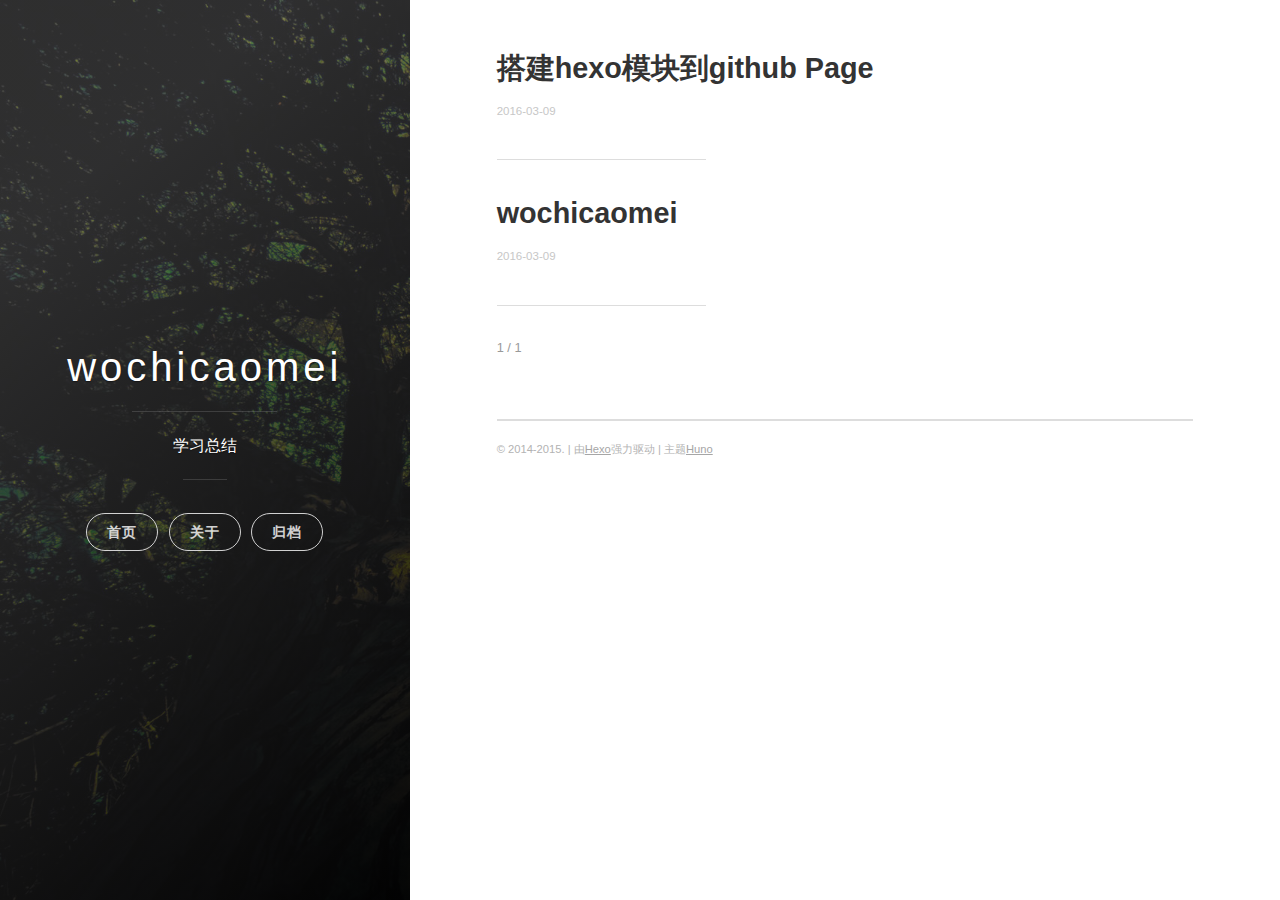
<file: index.html>
<!DOCTYPE html>
<html>
<head>
    <meta charset="utf-8">
    <meta http-equiv="X-UA-Compatible" content="chrome=1">

    

    <title>
      wochicaomei 
    </title>

    <meta name="viewport" content="width=device-width, initial-scale=1, maximum-scale=1, user-scalable=no">
    
      <meta name="author" content="wochicaomei">
    
    
      <meta name="description" content="博客 思考感悟 知识感悟">
    

    <meta name="description" content="博客 思考感悟 知识感悟">
<meta property="og:type" content="website">
<meta property="og:title" content="wochicaomei">
<meta property="og:url" content="http://wochicaomei.github.io/index.html">
<meta property="og:site_name" content="wochicaomei">
<meta property="og:description" content="博客 思考感悟 知识感悟">
<meta name="twitter:card" content="summary">
<meta name="twitter:title" content="wochicaomei">
<meta name="twitter:description" content="博客 思考感悟 知识感悟">
    
    
    
      <link rel="icon" type="image/x-icon" href="/favicon.png">
    
    <link rel="stylesheet" href="/css/uno.css">
    <link rel="stylesheet" href="/css/highlight.css">
    <link rel="stylesheet" href="/css/archive.css">
    <link rel="stylesheet" href="/css/china-social-icon.css">

</head>
<body>

    <span class="mobile btn-mobile-menu">
        <i class="icon icon-list btn-mobile-menu__icon"></i>
        <i class="icon icon-x-circle btn-mobile-close__icon hidden"></i>
    </span>

    
 
<header class="panel-cover">


  <div class="panel-main">

  
    <div class="panel-main__inner panel-inverted">
    <div class="panel-main__content">

        

        <h1 class="panel-cover__title panel-title"><a href="/" title="link to homepage">wochicaomei</a></h1>
        <hr class="panel-cover__divider" />

        
        <p class="panel-cover__description">
          学习总结
        </p>
        <hr class="panel-cover__divider panel-cover__divider--secondary" />
        

        <div class="navigation-wrapper">

          <nav class="cover-navigation cover-navigation--primary">
            <ul class="navigation">

              
                
                <li class="navigation__item"><a href="/#blog" title="" class="blog-button">首页</a></li>
              
                
                <li class="navigation__item"><a href="/about" title="" class="">关于</a></li>
              
                
                <li class="navigation__item"><a href="/archive" title="" class="">归档</a></li>
              

            </ul>
          </nav>

          <!-- ----------------------------
To add a new social icon simply duplicate one of the list items from below
and change the class in the <i> tag to match the desired social network
and then add your link to the <a>. Here is a full list of social network
classes that you can use:

    icon-social-500px
    icon-social-behance
    icon-social-delicious
    icon-social-designer-news
    icon-social-deviant-art
    icon-social-digg
    icon-social-dribbble
    icon-social-facebook
    icon-social-flickr
    icon-social-forrst
    icon-social-foursquare
    icon-social-github
    icon-social-google-plus
    icon-social-hi5
    icon-social-instagram
    icon-social-lastfm
    icon-social-linkedin
    icon-social-medium
    icon-social-myspace
    icon-social-path
    icon-social-pinterest
    icon-social-rdio
    icon-social-reddit
    icon-social-skype
    icon-social-spotify
    icon-social-stack-overflow
    icon-social-steam
    icon-social-stumbleupon
    icon-social-treehouse
    icon-social-tumblr
    icon-social-twitter
    icon-social-vimeo
    icon-social-xbox
    icon-social-yelp
    icon-social-youtube
    icon-social-zerply
    icon-mail

-------------------------------->

<!-- add social info here -->



        </div>

      </div>

    </div>

    <div class="panel-cover--overlay"></div>
  </div>
</header>

    <div class="content-wrapper">
        <div class="content-wrapper__inner entry">
            


   <!-- do nothing -->


<div class="main-post-list">
    <ol class="post-list">
    
    
    <li>

      <h2 class="post-list__post-title post-title">
        <a href="/2016/03/09/搭建hexo模块到github-Page/" title="link to 搭建hexo模块到github Page">搭建hexo模块到github Page</a>
      </h2>

      <div class="post-list__meta">

        <time datetime="2016-03-09" class="post-list__meta--date date">2016-03-09</time> 
      </div>

      <div class="excerpt">
        
      </div>

      <hr class="post-list__divider" />
    </li>
    
    <li>

      <h2 class="post-list__post-title post-title">
        <a href="/2016/03/09/hello-world/" title="link to wochicaomei">wochicaomei</a>
      </h2>

      <div class="post-list__meta">

        <time datetime="2016-03-09" class="post-list__meta--date date">2016-03-09</time> 
      </div>

      <div class="excerpt">
        
      </div>

      <hr class="post-list__divider" />
    </li>
    
  </ol>

  <hr class="post-list__divider " />

<nav class="pagination" role="navigation">
    

    <span class="pagination__page-number"> 1 / 1</span>
    
    
</nav>


</div>
            <footer class="footer">

    <span class="footer__copyright">&copy; 2014-2015. | 由<a href="https://hexo.io/">Hexo</a>强力驱动 | 主题<a href="https://github.com/someus/huno">Huno</a></span>
    
</footer>
        </div>
    </div>

    <!-- js files -->
    <script src="/js/jquery.min.js"></script>
    <script src="/js/main.js"></script>
    <script src="/js/scale.fix.js"></script>
    

    

    <script type="text/javascript" src="//cdn.mathjax.org/mathjax/latest/MathJax.js?config=TeX-AMS-MML_HTMLorMML"></script>
    <script type="text/javascript"> 
        $(document).ready(function(){
            MathJax.Hub.Config({ 
                tex2jax: {inlineMath: [['[latex]','[/latex]'], ['\\(','\\)']]} 
            });
        });
    </script>


    
    
    
    <!--kill ie6 -->
<!--[if IE 6]>
  <script src="//letskillie6.googlecode.com/svn/trunk/2/zh_CN.js"></script>
<![endif]-->

</body>
</html>
</file>
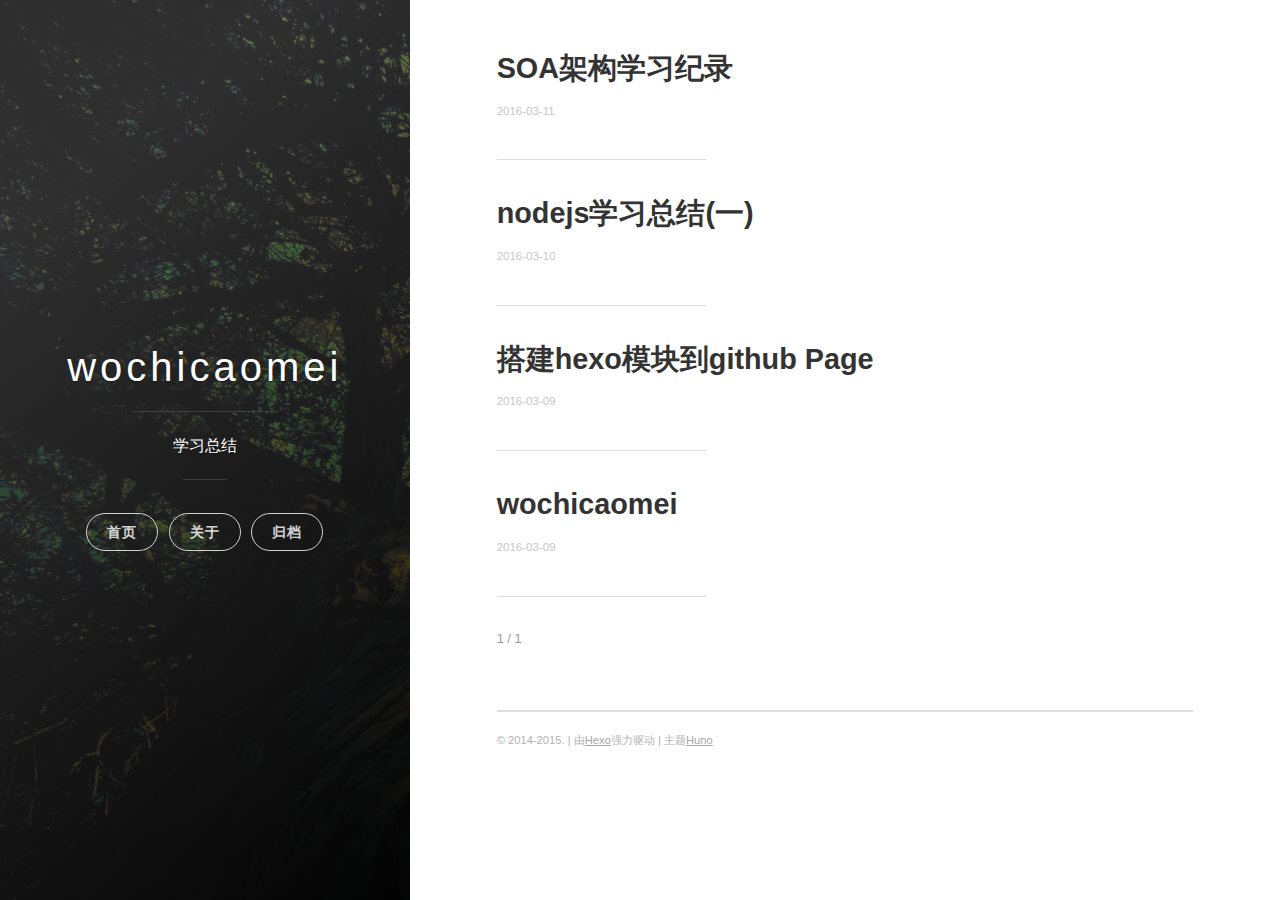
<file: archives/index.html>
<!DOCTYPE html>
<html>
<head>
    <meta charset="utf-8">
    <meta http-equiv="X-UA-Compatible" content="chrome=1">

    

    <title>
      归档 
    </title>

    <meta name="viewport" content="width=device-width, initial-scale=1, maximum-scale=1, user-scalable=no">
    
      <meta name="author" content="wochicaomei">
    
    

    <meta name="description" content="博客 思考感悟 知识感悟">
<meta property="og:type" content="website">
<meta property="og:title" content="归档">
<meta property="og:url" content="http://wochicaomei.github.io/archives/index.html">
<meta property="og:site_name" content="wochicaomei">
<meta property="og:description" content="博客 思考感悟 知识感悟">
<meta name="twitter:card" content="summary">
<meta name="twitter:title" content="归档">
<meta name="twitter:description" content="博客 思考感悟 知识感悟">
    
    
    
      <link rel="icon" type="image/x-icon" href="/favicon.png">
    
    <link rel="stylesheet" href="/css/uno.css">
    <link rel="stylesheet" href="/css/highlight.css">
    <link rel="stylesheet" href="/css/archive.css">
    <link rel="stylesheet" href="/css/china-social-icon.css">

</head>
<body>

    <span class="mobile btn-mobile-menu">
        <i class="icon icon-list btn-mobile-menu__icon"></i>
        <i class="icon icon-x-circle btn-mobile-close__icon hidden"></i>
    </span>

    

<header class="panel-cover panel-cover--collapsed">


  <div class="panel-main">

  
    <div class="panel-main__inner panel-inverted">
    <div class="panel-main__content">

        

        <h1 class="panel-cover__title panel-title"><a href="/" title="link to homepage">wochicaomei</a></h1>
        <hr class="panel-cover__divider" />

        
        <p class="panel-cover__description">
          学习总结
        </p>
        <hr class="panel-cover__divider panel-cover__divider--secondary" />
        

        <div class="navigation-wrapper">

          <nav class="cover-navigation cover-navigation--primary">
            <ul class="navigation">

              
                
                <li class="navigation__item"><a href="/#blog" title="" class="blog-button">首页</a></li>
              
                
                <li class="navigation__item"><a href="/about" title="" class="">关于</a></li>
              
                
                <li class="navigation__item"><a href="/archive" title="" class="">归档</a></li>
              

            </ul>
          </nav>

          <!-- ----------------------------
To add a new social icon simply duplicate one of the list items from below
and change the class in the <i> tag to match the desired social network
and then add your link to the <a>. Here is a full list of social network
classes that you can use:

    icon-social-500px
    icon-social-behance
    icon-social-delicious
    icon-social-designer-news
    icon-social-deviant-art
    icon-social-digg
    icon-social-dribbble
    icon-social-facebook
    icon-social-flickr
    icon-social-forrst
    icon-social-foursquare
    icon-social-github
    icon-social-google-plus
    icon-social-hi5
    icon-social-instagram
    icon-social-lastfm
    icon-social-linkedin
    icon-social-medium
    icon-social-myspace
    icon-social-path
    icon-social-pinterest
    icon-social-rdio
    icon-social-reddit
    icon-social-skype
    icon-social-spotify
    icon-social-stack-overflow
    icon-social-steam
    icon-social-stumbleupon
    icon-social-treehouse
    icon-social-tumblr
    icon-social-twitter
    icon-social-vimeo
    icon-social-xbox
    icon-social-yelp
    icon-social-youtube
    icon-social-zerply
    icon-mail

-------------------------------->

<!-- add social info here -->



        </div>

      </div>

    </div>

    <div class="panel-cover--overlay"></div>
  </div>
</header>

    <div class="content-wrapper">
        <div class="content-wrapper__inner entry">
            


   <!-- do nothing -->


<div class="main-post-list">
    <ol class="post-list">
    
    
    <li>

      <h2 class="post-list__post-title post-title">
        <a href="/2016/03/11/SOA架构学习纪录/" title="link to SOA架构学习纪录">SOA架构学习纪录</a>
      </h2>

      <div class="post-list__meta">

        <time datetime="2016-03-11" class="post-list__meta--date date">2016-03-11</time> 
      </div>

      <div class="excerpt">
        
      </div>

      <hr class="post-list__divider" />
    </li>
    
    <li>

      <h2 class="post-list__post-title post-title">
        <a href="/2016/03/10/nodejs学习总结-一/" title="link to nodejs学习总结(一)">nodejs学习总结(一)</a>
      </h2>

      <div class="post-list__meta">

        <time datetime="2016-03-10" class="post-list__meta--date date">2016-03-10</time> 
      </div>

      <div class="excerpt">
        
      </div>

      <hr class="post-list__divider" />
    </li>
    
    <li>

      <h2 class="post-list__post-title post-title">
        <a href="/2016/03/09/搭建hexo模块到github-Page/" title="link to 搭建hexo模块到github Page">搭建hexo模块到github Page</a>
      </h2>

      <div class="post-list__meta">

        <time datetime="2016-03-09" class="post-list__meta--date date">2016-03-09</time> 
      </div>

      <div class="excerpt">
        
      </div>

      <hr class="post-list__divider" />
    </li>
    
    <li>

      <h2 class="post-list__post-title post-title">
        <a href="/2016/03/09/hello-world/" title="link to wochicaomei">wochicaomei</a>
      </h2>

      <div class="post-list__meta">

        <time datetime="2016-03-09" class="post-list__meta--date date">2016-03-09</time> 
      </div>

      <div class="excerpt">
        
      </div>

      <hr class="post-list__divider" />
    </li>
    
  </ol>

  <hr class="post-list__divider " />

<nav class="pagination" role="navigation">
    

    <span class="pagination__page-number"> 1 / 1</span>
    
    
</nav>


</div>
            <footer class="footer">

    <span class="footer__copyright">&copy; 2014-2015. | 由<a href="https://hexo.io/">Hexo</a>强力驱动 | 主题<a href="https://github.com/someus/huno">Huno</a></span>
    
</footer>
        </div>
    </div>

    <!-- js files -->
    <script src="/js/jquery.min.js"></script>
    <script src="/js/main.js"></script>
    <script src="/js/scale.fix.js"></script>
    

    

    <script type="text/javascript" src="//cdn.mathjax.org/mathjax/latest/MathJax.js?config=TeX-AMS-MML_HTMLorMML"></script>
    <script type="text/javascript"> 
        $(document).ready(function(){
            MathJax.Hub.Config({ 
                tex2jax: {inlineMath: [['[latex]','[/latex]'], ['\\(','\\)']]} 
            });
        });
    </script>


    
    
    
    <!--kill ie6 -->
<!--[if IE 6]>
  <script src="//letskillie6.googlecode.com/svn/trunk/2/zh_CN.js"></script>
<![endif]-->

</body>
</html>
</file>
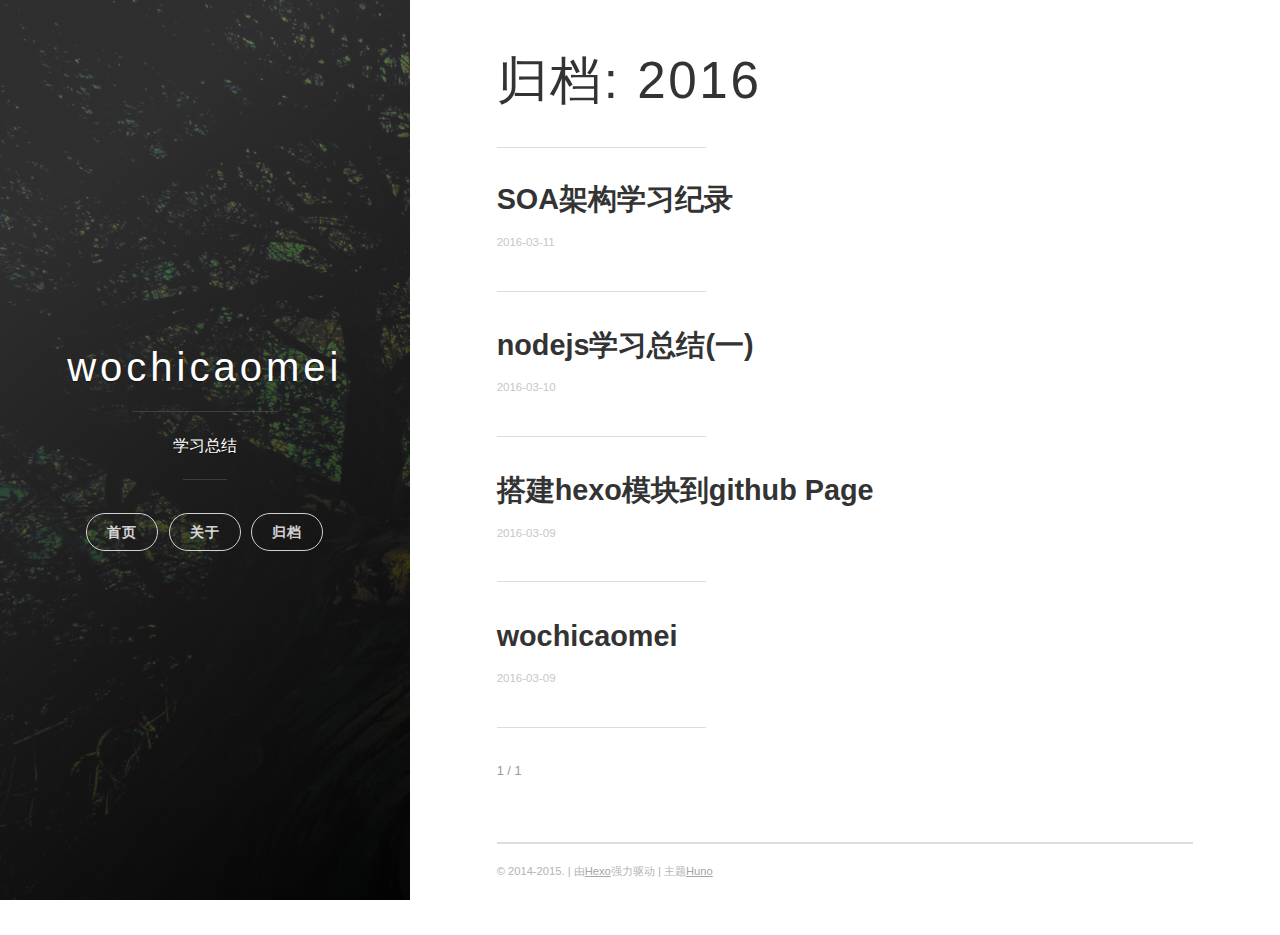
<file: archives/2016/index.html>
<!DOCTYPE html>
<html>
<head>
    <meta charset="utf-8">
    <meta http-equiv="X-UA-Compatible" content="chrome=1">

    

    <title>
      归档: 2016 
    </title>

    <meta name="viewport" content="width=device-width, initial-scale=1, maximum-scale=1, user-scalable=no">
    
      <meta name="author" content="wochicaomei">
    
    

    <meta name="description" content="博客 思考感悟 知识感悟">
<meta property="og:type" content="website">
<meta property="og:title" content="归档: 2016">
<meta property="og:url" content="http://wochicaomei.github.io/archives/2016/index.html">
<meta property="og:site_name" content="wochicaomei">
<meta property="og:description" content="博客 思考感悟 知识感悟">
<meta name="twitter:card" content="summary">
<meta name="twitter:title" content="归档: 2016">
<meta name="twitter:description" content="博客 思考感悟 知识感悟">
    
    
    
      <link rel="icon" type="image/x-icon" href="/favicon.png">
    
    <link rel="stylesheet" href="/css/uno.css">
    <link rel="stylesheet" href="/css/highlight.css">
    <link rel="stylesheet" href="/css/archive.css">
    <link rel="stylesheet" href="/css/china-social-icon.css">

</head>
<body>

    <span class="mobile btn-mobile-menu">
        <i class="icon icon-list btn-mobile-menu__icon"></i>
        <i class="icon icon-x-circle btn-mobile-close__icon hidden"></i>
    </span>

    

<header class="panel-cover panel-cover--collapsed">


  <div class="panel-main">

  
    <div class="panel-main__inner panel-inverted">
    <div class="panel-main__content">

        

        <h1 class="panel-cover__title panel-title"><a href="/" title="link to homepage">wochicaomei</a></h1>
        <hr class="panel-cover__divider" />

        
        <p class="panel-cover__description">
          学习总结
        </p>
        <hr class="panel-cover__divider panel-cover__divider--secondary" />
        

        <div class="navigation-wrapper">

          <nav class="cover-navigation cover-navigation--primary">
            <ul class="navigation">

              
                
                <li class="navigation__item"><a href="/#blog" title="" class="blog-button">首页</a></li>
              
                
                <li class="navigation__item"><a href="/about" title="" class="">关于</a></li>
              
                
                <li class="navigation__item"><a href="/archive" title="" class="">归档</a></li>
              

            </ul>
          </nav>

          <!-- ----------------------------
To add a new social icon simply duplicate one of the list items from below
and change the class in the <i> tag to match the desired social network
and then add your link to the <a>. Here is a full list of social network
classes that you can use:

    icon-social-500px
    icon-social-behance
    icon-social-delicious
    icon-social-designer-news
    icon-social-deviant-art
    icon-social-digg
    icon-social-dribbble
    icon-social-facebook
    icon-social-flickr
    icon-social-forrst
    icon-social-foursquare
    icon-social-github
    icon-social-google-plus
    icon-social-hi5
    icon-social-instagram
    icon-social-lastfm
    icon-social-linkedin
    icon-social-medium
    icon-social-myspace
    icon-social-path
    icon-social-pinterest
    icon-social-rdio
    icon-social-reddit
    icon-social-skype
    icon-social-spotify
    icon-social-stack-overflow
    icon-social-steam
    icon-social-stumbleupon
    icon-social-treehouse
    icon-social-tumblr
    icon-social-twitter
    icon-social-vimeo
    icon-social-xbox
    icon-social-yelp
    icon-social-youtube
    icon-social-zerply
    icon-mail

-------------------------------->

<!-- add social info here -->



        </div>

      </div>

    </div>

    <div class="panel-cover--overlay"></div>
  </div>
</header>

    <div class="content-wrapper">
        <div class="content-wrapper__inner entry">
            


  <h1 class="archive-title">归档: 2016</h1>
  <hr class="post-list__divider" />


<div class="main-post-list">
    <ol class="post-list">
    
    
    <li>

      <h2 class="post-list__post-title post-title">
        <a href="/2016/03/11/SOA架构学习纪录/" title="link to SOA架构学习纪录">SOA架构学习纪录</a>
      </h2>

      <div class="post-list__meta">

        <time datetime="2016-03-11" class="post-list__meta--date date">2016-03-11</time> 
      </div>

      <div class="excerpt">
        
      </div>

      <hr class="post-list__divider" />
    </li>
    
    <li>

      <h2 class="post-list__post-title post-title">
        <a href="/2016/03/10/nodejs学习总结-一/" title="link to nodejs学习总结(一)">nodejs学习总结(一)</a>
      </h2>

      <div class="post-list__meta">

        <time datetime="2016-03-10" class="post-list__meta--date date">2016-03-10</time> 
      </div>

      <div class="excerpt">
        
      </div>

      <hr class="post-list__divider" />
    </li>
    
    <li>

      <h2 class="post-list__post-title post-title">
        <a href="/2016/03/09/搭建hexo模块到github-Page/" title="link to 搭建hexo模块到github Page">搭建hexo模块到github Page</a>
      </h2>

      <div class="post-list__meta">

        <time datetime="2016-03-09" class="post-list__meta--date date">2016-03-09</time> 
      </div>

      <div class="excerpt">
        
      </div>

      <hr class="post-list__divider" />
    </li>
    
    <li>

      <h2 class="post-list__post-title post-title">
        <a href="/2016/03/09/hello-world/" title="link to wochicaomei">wochicaomei</a>
      </h2>

      <div class="post-list__meta">

        <time datetime="2016-03-09" class="post-list__meta--date date">2016-03-09</time> 
      </div>

      <div class="excerpt">
        
      </div>

      <hr class="post-list__divider" />
    </li>
    
  </ol>

  <hr class="post-list__divider " />

<nav class="pagination" role="navigation">
    

    <span class="pagination__page-number"> 1 / 1</span>
    
    
</nav>


</div>
            <footer class="footer">

    <span class="footer__copyright">&copy; 2014-2015. | 由<a href="https://hexo.io/">Hexo</a>强力驱动 | 主题<a href="https://github.com/someus/huno">Huno</a></span>
    
</footer>
        </div>
    </div>

    <!-- js files -->
    <script src="/js/jquery.min.js"></script>
    <script src="/js/main.js"></script>
    <script src="/js/scale.fix.js"></script>
    

    

    <script type="text/javascript" src="//cdn.mathjax.org/mathjax/latest/MathJax.js?config=TeX-AMS-MML_HTMLorMML"></script>
    <script type="text/javascript"> 
        $(document).ready(function(){
            MathJax.Hub.Config({ 
                tex2jax: {inlineMath: [['[latex]','[/latex]'], ['\\(','\\)']]} 
            });
        });
    </script>


    
    
    
    <!--kill ie6 -->
<!--[if IE 6]>
  <script src="//letskillie6.googlecode.com/svn/trunk/2/zh_CN.js"></script>
<![endif]-->

</body>
</html>
</file>
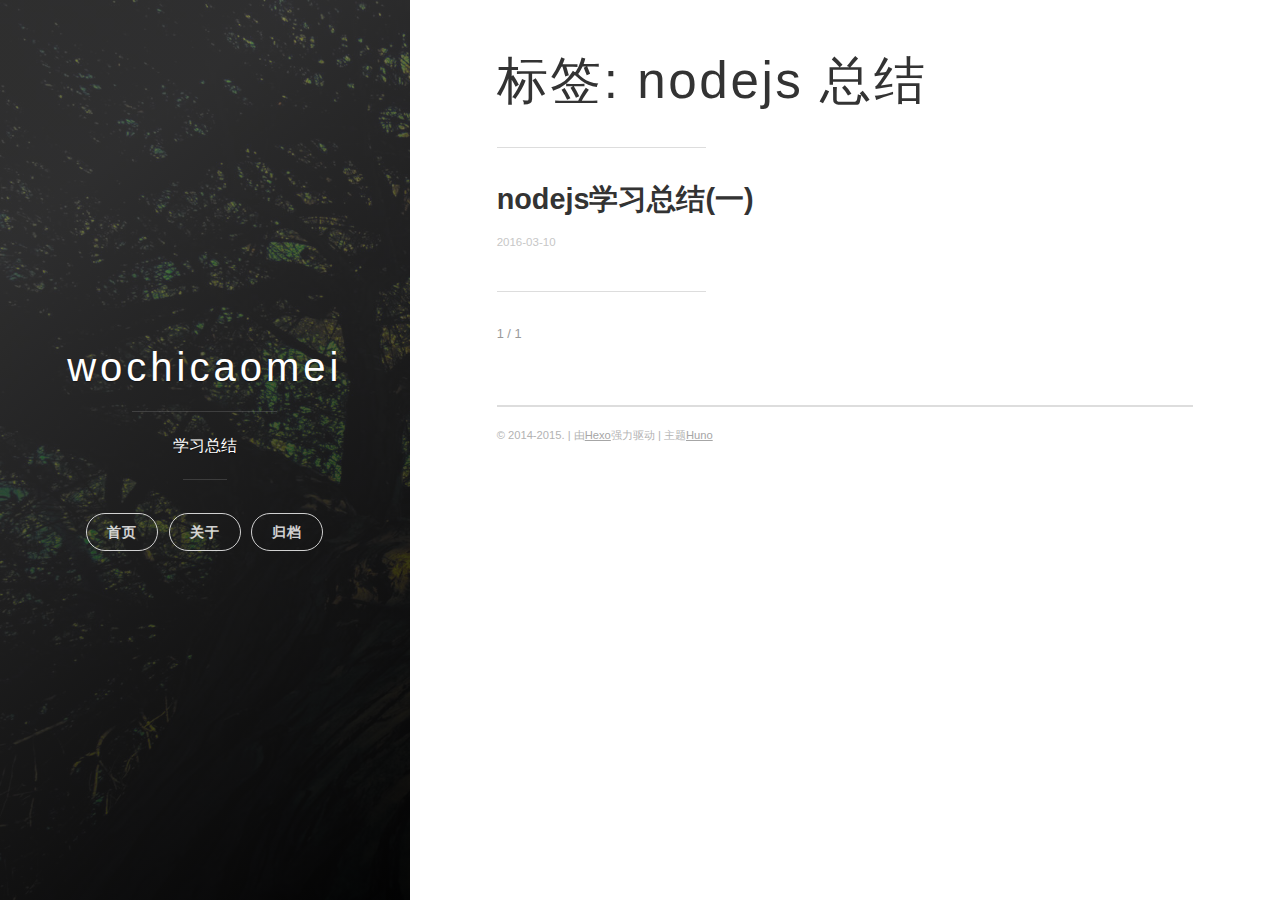
<file: tags/nodejs-总结/index.html>
<!DOCTYPE html>
<html>
<head>
    <meta charset="utf-8">
    <meta http-equiv="X-UA-Compatible" content="chrome=1">

    

    <title>
      标签: nodejs 总结 
    </title>

    <meta name="viewport" content="width=device-width, initial-scale=1, maximum-scale=1, user-scalable=no">
    
      <meta name="author" content="wochicaomei">
    
    

    <meta name="description" content="博客 思考感悟 知识感悟">
<meta property="og:type" content="website">
<meta property="og:title" content="标签: nodejs 总结">
<meta property="og:url" content="http://wochicaomei.github.io/tags/nodejs-总结/index.html">
<meta property="og:site_name" content="wochicaomei">
<meta property="og:description" content="博客 思考感悟 知识感悟">
<meta name="twitter:card" content="summary">
<meta name="twitter:title" content="标签: nodejs 总结">
<meta name="twitter:description" content="博客 思考感悟 知识感悟">
    
    
    
      <link rel="icon" type="image/x-icon" href="/favicon.png">
    
    <link rel="stylesheet" href="/css/uno.css">
    <link rel="stylesheet" href="/css/highlight.css">
    <link rel="stylesheet" href="/css/archive.css">
    <link rel="stylesheet" href="/css/china-social-icon.css">

</head>
<body>

    <span class="mobile btn-mobile-menu">
        <i class="icon icon-list btn-mobile-menu__icon"></i>
        <i class="icon icon-x-circle btn-mobile-close__icon hidden"></i>
    </span>

    

<header class="panel-cover panel-cover--collapsed">


  <div class="panel-main">

  
    <div class="panel-main__inner panel-inverted">
    <div class="panel-main__content">

        

        <h1 class="panel-cover__title panel-title"><a href="/" title="link to homepage">wochicaomei</a></h1>
        <hr class="panel-cover__divider" />

        
        <p class="panel-cover__description">
          学习总结
        </p>
        <hr class="panel-cover__divider panel-cover__divider--secondary" />
        

        <div class="navigation-wrapper">

          <nav class="cover-navigation cover-navigation--primary">
            <ul class="navigation">

              
                
                <li class="navigation__item"><a href="/#blog" title="" class="blog-button">首页</a></li>
              
                
                <li class="navigation__item"><a href="/about" title="" class="">关于</a></li>
              
                
                <li class="navigation__item"><a href="/archive" title="" class="">归档</a></li>
              

            </ul>
          </nav>

          <!-- ----------------------------
To add a new social icon simply duplicate one of the list items from below
and change the class in the <i> tag to match the desired social network
and then add your link to the <a>. Here is a full list of social network
classes that you can use:

    icon-social-500px
    icon-social-behance
    icon-social-delicious
    icon-social-designer-news
    icon-social-deviant-art
    icon-social-digg
    icon-social-dribbble
    icon-social-facebook
    icon-social-flickr
    icon-social-forrst
    icon-social-foursquare
    icon-social-github
    icon-social-google-plus
    icon-social-hi5
    icon-social-instagram
    icon-social-lastfm
    icon-social-linkedin
    icon-social-medium
    icon-social-myspace
    icon-social-path
    icon-social-pinterest
    icon-social-rdio
    icon-social-reddit
    icon-social-skype
    icon-social-spotify
    icon-social-stack-overflow
    icon-social-steam
    icon-social-stumbleupon
    icon-social-treehouse
    icon-social-tumblr
    icon-social-twitter
    icon-social-vimeo
    icon-social-xbox
    icon-social-yelp
    icon-social-youtube
    icon-social-zerply
    icon-mail

-------------------------------->

<!-- add social info here -->



        </div>

      </div>

    </div>

    <div class="panel-cover--overlay"></div>
  </div>
</header>

    <div class="content-wrapper">
        <div class="content-wrapper__inner entry">
            


  <h1 class="archive-title">标签: nodejs 总结</h1>
  <hr class="post-list__divider" />


<div class="main-post-list">
    <ol class="post-list">
    
    
    <li>

      <h2 class="post-list__post-title post-title">
        <a href="/2016/03/10/nodejs学习总结-一/" title="link to nodejs学习总结(一)">nodejs学习总结(一)</a>
      </h2>

      <div class="post-list__meta">

        <time datetime="2016-03-10" class="post-list__meta--date date">2016-03-10</time> 
      </div>

      <div class="excerpt">
        
      </div>

      <hr class="post-list__divider" />
    </li>
    
  </ol>

  <hr class="post-list__divider " />

<nav class="pagination" role="navigation">
    

    <span class="pagination__page-number"> 1 / 1</span>
    
    
</nav>


</div>
            <footer class="footer">

    <span class="footer__copyright">&copy; 2014-2015. | 由<a href="https://hexo.io/">Hexo</a>强力驱动 | 主题<a href="https://github.com/someus/huno">Huno</a></span>
    
</footer>
        </div>
    </div>

    <!-- js files -->
    <script src="/js/jquery.min.js"></script>
    <script src="/js/main.js"></script>
    <script src="/js/scale.fix.js"></script>
    

    

    <script type="text/javascript" src="//cdn.mathjax.org/mathjax/latest/MathJax.js?config=TeX-AMS-MML_HTMLorMML"></script>
    <script type="text/javascript"> 
        $(document).ready(function(){
            MathJax.Hub.Config({ 
                tex2jax: {inlineMath: [['[latex]','[/latex]'], ['\\(','\\)']]} 
            });
        });
    </script>


    
    
    
    <!--kill ie6 -->
<!--[if IE 6]>
  <script src="//letskillie6.googlecode.com/svn/trunk/2/zh_CN.js"></script>
<![endif]-->

</body>
</html>
</file>
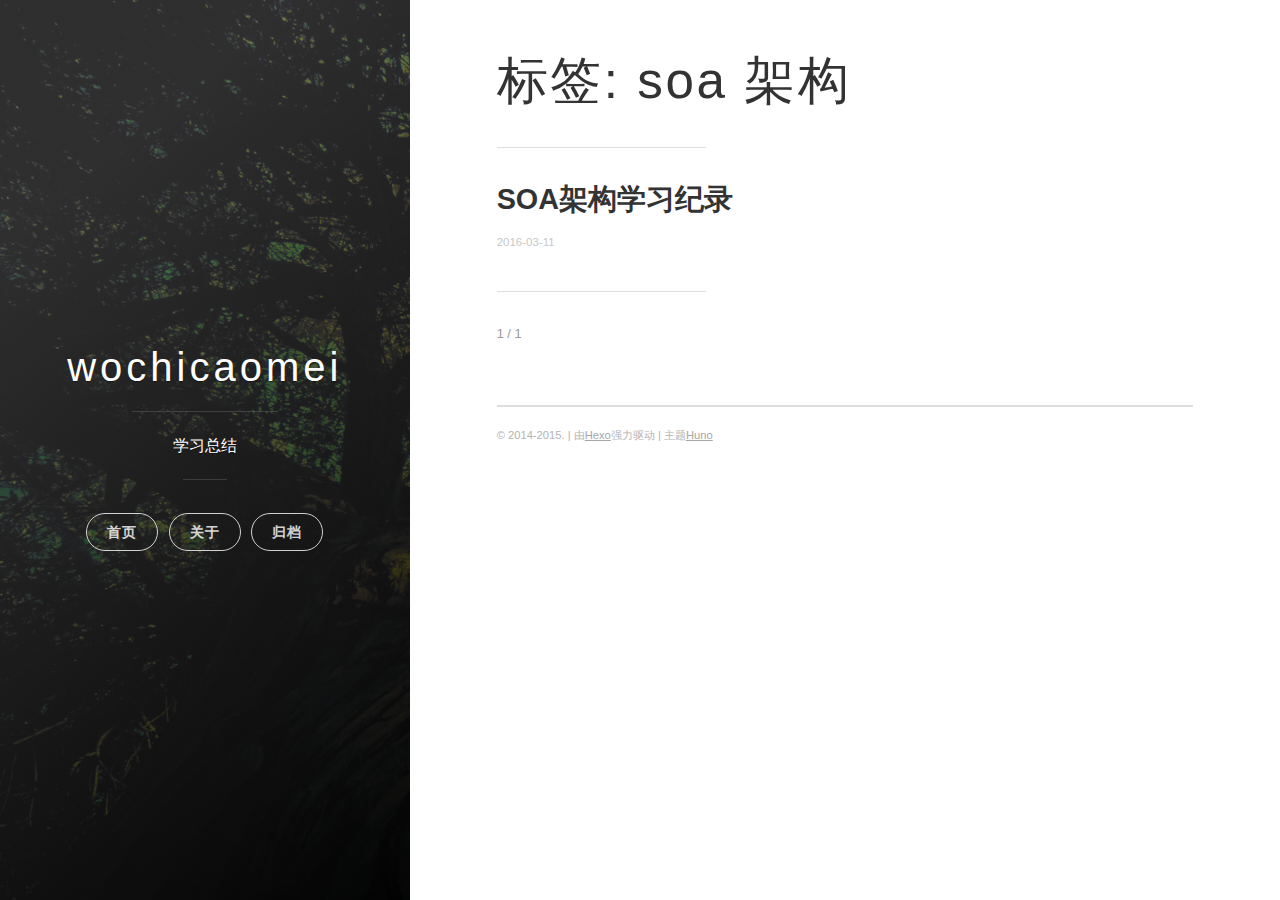
<file: tags/soa-架构/index.html>
<!DOCTYPE html>
<html>
<head>
    <meta charset="utf-8">
    <meta http-equiv="X-UA-Compatible" content="chrome=1">

    

    <title>
      标签: soa 架构 
    </title>

    <meta name="viewport" content="width=device-width, initial-scale=1, maximum-scale=1, user-scalable=no">
    
      <meta name="author" content="wochicaomei">
    
    

    <meta name="description" content="博客 思考感悟 知识感悟">
<meta property="og:type" content="website">
<meta property="og:title" content="标签: soa 架构">
<meta property="og:url" content="http://wochicaomei.github.io/tags/soa-架构/index.html">
<meta property="og:site_name" content="wochicaomei">
<meta property="og:description" content="博客 思考感悟 知识感悟">
<meta name="twitter:card" content="summary">
<meta name="twitter:title" content="标签: soa 架构">
<meta name="twitter:description" content="博客 思考感悟 知识感悟">
    
    
    
      <link rel="icon" type="image/x-icon" href="/favicon.png">
    
    <link rel="stylesheet" href="/css/uno.css">
    <link rel="stylesheet" href="/css/highlight.css">
    <link rel="stylesheet" href="/css/archive.css">
    <link rel="stylesheet" href="/css/china-social-icon.css">

</head>
<body>

    <span class="mobile btn-mobile-menu">
        <i class="icon icon-list btn-mobile-menu__icon"></i>
        <i class="icon icon-x-circle btn-mobile-close__icon hidden"></i>
    </span>

    

<header class="panel-cover panel-cover--collapsed">


  <div class="panel-main">

  
    <div class="panel-main__inner panel-inverted">
    <div class="panel-main__content">

        

        <h1 class="panel-cover__title panel-title"><a href="/" title="link to homepage">wochicaomei</a></h1>
        <hr class="panel-cover__divider" />

        
        <p class="panel-cover__description">
          学习总结
        </p>
        <hr class="panel-cover__divider panel-cover__divider--secondary" />
        

        <div class="navigation-wrapper">

          <nav class="cover-navigation cover-navigation--primary">
            <ul class="navigation">

              
                
                <li class="navigation__item"><a href="/#blog" title="" class="blog-button">首页</a></li>
              
                
                <li class="navigation__item"><a href="/about" title="" class="">关于</a></li>
              
                
                <li class="navigation__item"><a href="/archive" title="" class="">归档</a></li>
              

            </ul>
          </nav>

          <!-- ----------------------------
To add a new social icon simply duplicate one of the list items from below
and change the class in the <i> tag to match the desired social network
and then add your link to the <a>. Here is a full list of social network
classes that you can use:

    icon-social-500px
    icon-social-behance
    icon-social-delicious
    icon-social-designer-news
    icon-social-deviant-art
    icon-social-digg
    icon-social-dribbble
    icon-social-facebook
    icon-social-flickr
    icon-social-forrst
    icon-social-foursquare
    icon-social-github
    icon-social-google-plus
    icon-social-hi5
    icon-social-instagram
    icon-social-lastfm
    icon-social-linkedin
    icon-social-medium
    icon-social-myspace
    icon-social-path
    icon-social-pinterest
    icon-social-rdio
    icon-social-reddit
    icon-social-skype
    icon-social-spotify
    icon-social-stack-overflow
    icon-social-steam
    icon-social-stumbleupon
    icon-social-treehouse
    icon-social-tumblr
    icon-social-twitter
    icon-social-vimeo
    icon-social-xbox
    icon-social-yelp
    icon-social-youtube
    icon-social-zerply
    icon-mail

-------------------------------->

<!-- add social info here -->



        </div>

      </div>

    </div>

    <div class="panel-cover--overlay"></div>
  </div>
</header>

    <div class="content-wrapper">
        <div class="content-wrapper__inner entry">
            


  <h1 class="archive-title">标签: soa 架构</h1>
  <hr class="post-list__divider" />


<div class="main-post-list">
    <ol class="post-list">
    
    
    <li>

      <h2 class="post-list__post-title post-title">
        <a href="/2016/03/11/SOA架构学习纪录/" title="link to SOA架构学习纪录">SOA架构学习纪录</a>
      </h2>

      <div class="post-list__meta">

        <time datetime="2016-03-11" class="post-list__meta--date date">2016-03-11</time> 
      </div>

      <div class="excerpt">
        
      </div>

      <hr class="post-list__divider" />
    </li>
    
  </ol>

  <hr class="post-list__divider " />

<nav class="pagination" role="navigation">
    

    <span class="pagination__page-number"> 1 / 1</span>
    
    
</nav>


</div>
            <footer class="footer">

    <span class="footer__copyright">&copy; 2014-2015. | 由<a href="https://hexo.io/">Hexo</a>强力驱动 | 主题<a href="https://github.com/someus/huno">Huno</a></span>
    
</footer>
        </div>
    </div>

    <!-- js files -->
    <script src="/js/jquery.min.js"></script>
    <script src="/js/main.js"></script>
    <script src="/js/scale.fix.js"></script>
    

    

    <script type="text/javascript" src="//cdn.mathjax.org/mathjax/latest/MathJax.js?config=TeX-AMS-MML_HTMLorMML"></script>
    <script type="text/javascript"> 
        $(document).ready(function(){
            MathJax.Hub.Config({ 
                tex2jax: {inlineMath: [['[latex]','[/latex]'], ['\\(','\\)']]} 
            });
        });
    </script>


    
    
    
    <!--kill ie6 -->
<!--[if IE 6]>
  <script src="//letskillie6.googlecode.com/svn/trunk/2/zh_CN.js"></script>
<![endif]-->

</body>
</html>
</file>
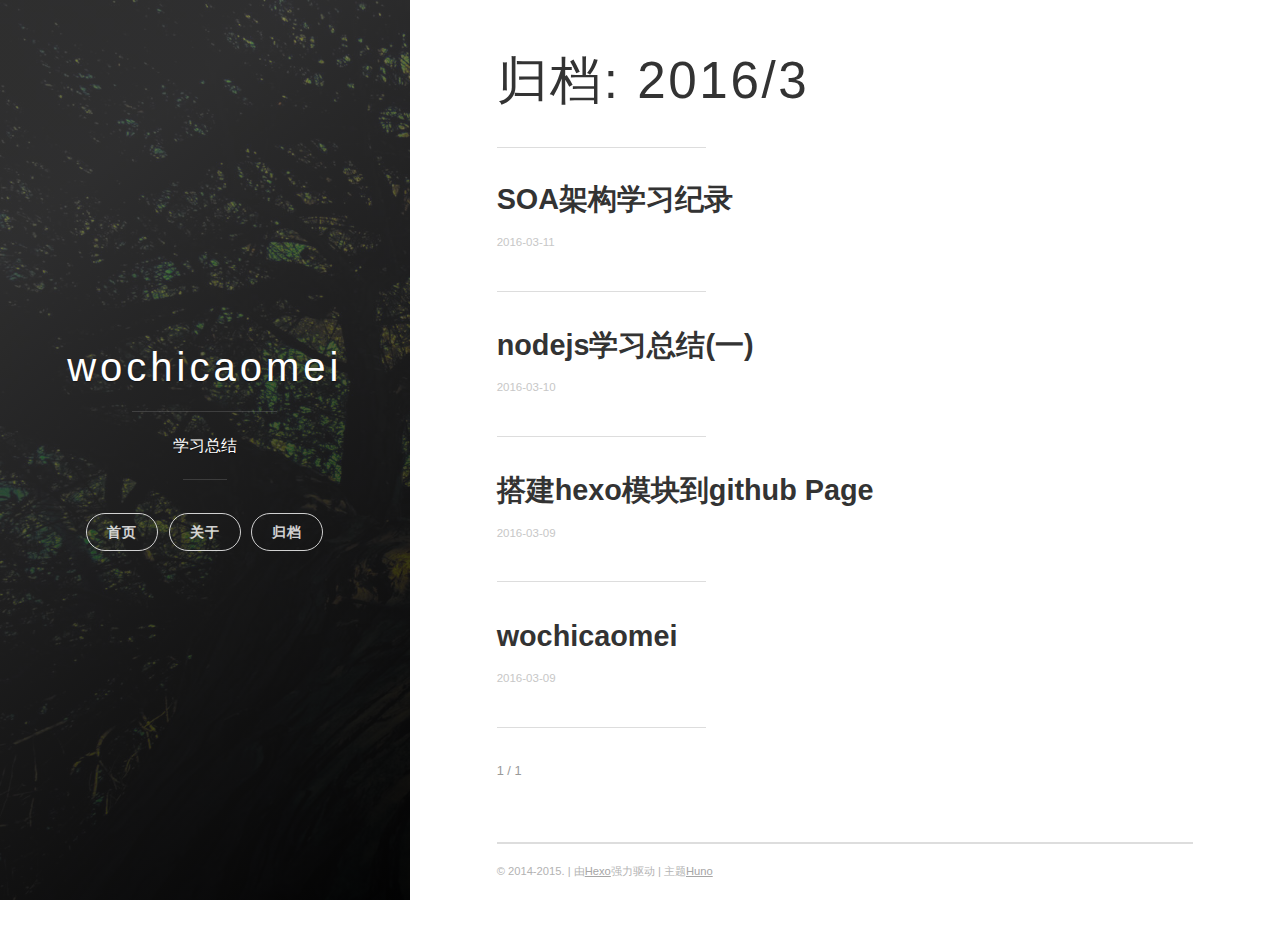
<file: archives/2016/03/index.html>
<!DOCTYPE html>
<html>
<head>
    <meta charset="utf-8">
    <meta http-equiv="X-UA-Compatible" content="chrome=1">

    

    <title>
      归档: 2016/3 
    </title>

    <meta name="viewport" content="width=device-width, initial-scale=1, maximum-scale=1, user-scalable=no">
    
      <meta name="author" content="wochicaomei">
    
    

    <meta name="description" content="博客 思考感悟 知识感悟">
<meta property="og:type" content="website">
<meta property="og:title" content="归档: 2016/3">
<meta property="og:url" content="http://wochicaomei.github.io/archives/2016/03/index.html">
<meta property="og:site_name" content="wochicaomei">
<meta property="og:description" content="博客 思考感悟 知识感悟">
<meta name="twitter:card" content="summary">
<meta name="twitter:title" content="归档: 2016/3">
<meta name="twitter:description" content="博客 思考感悟 知识感悟">
    
    
    
      <link rel="icon" type="image/x-icon" href="/favicon.png">
    
    <link rel="stylesheet" href="/css/uno.css">
    <link rel="stylesheet" href="/css/highlight.css">
    <link rel="stylesheet" href="/css/archive.css">
    <link rel="stylesheet" href="/css/china-social-icon.css">

</head>
<body>

    <span class="mobile btn-mobile-menu">
        <i class="icon icon-list btn-mobile-menu__icon"></i>
        <i class="icon icon-x-circle btn-mobile-close__icon hidden"></i>
    </span>

    

<header class="panel-cover panel-cover--collapsed">


  <div class="panel-main">

  
    <div class="panel-main__inner panel-inverted">
    <div class="panel-main__content">

        

        <h1 class="panel-cover__title panel-title"><a href="/" title="link to homepage">wochicaomei</a></h1>
        <hr class="panel-cover__divider" />

        
        <p class="panel-cover__description">
          学习总结
        </p>
        <hr class="panel-cover__divider panel-cover__divider--secondary" />
        

        <div class="navigation-wrapper">

          <nav class="cover-navigation cover-navigation--primary">
            <ul class="navigation">

              
                
                <li class="navigation__item"><a href="/#blog" title="" class="blog-button">首页</a></li>
              
                
                <li class="navigation__item"><a href="/about" title="" class="">关于</a></li>
              
                
                <li class="navigation__item"><a href="/archive" title="" class="">归档</a></li>
              

            </ul>
          </nav>

          <!-- ----------------------------
To add a new social icon simply duplicate one of the list items from below
and change the class in the <i> tag to match the desired social network
and then add your link to the <a>. Here is a full list of social network
classes that you can use:

    icon-social-500px
    icon-social-behance
    icon-social-delicious
    icon-social-designer-news
    icon-social-deviant-art
    icon-social-digg
    icon-social-dribbble
    icon-social-facebook
    icon-social-flickr
    icon-social-forrst
    icon-social-foursquare
    icon-social-github
    icon-social-google-plus
    icon-social-hi5
    icon-social-instagram
    icon-social-lastfm
    icon-social-linkedin
    icon-social-medium
    icon-social-myspace
    icon-social-path
    icon-social-pinterest
    icon-social-rdio
    icon-social-reddit
    icon-social-skype
    icon-social-spotify
    icon-social-stack-overflow
    icon-social-steam
    icon-social-stumbleupon
    icon-social-treehouse
    icon-social-tumblr
    icon-social-twitter
    icon-social-vimeo
    icon-social-xbox
    icon-social-yelp
    icon-social-youtube
    icon-social-zerply
    icon-mail

-------------------------------->

<!-- add social info here -->



        </div>

      </div>

    </div>

    <div class="panel-cover--overlay"></div>
  </div>
</header>

    <div class="content-wrapper">
        <div class="content-wrapper__inner entry">
            


  <h1 class="archive-title">归档: 2016/3</h1>
  <hr class="post-list__divider" />


<div class="main-post-list">
    <ol class="post-list">
    
    
    <li>

      <h2 class="post-list__post-title post-title">
        <a href="/2016/03/11/SOA架构学习纪录/" title="link to SOA架构学习纪录">SOA架构学习纪录</a>
      </h2>

      <div class="post-list__meta">

        <time datetime="2016-03-11" class="post-list__meta--date date">2016-03-11</time> 
      </div>

      <div class="excerpt">
        
      </div>

      <hr class="post-list__divider" />
    </li>
    
    <li>

      <h2 class="post-list__post-title post-title">
        <a href="/2016/03/10/nodejs学习总结-一/" title="link to nodejs学习总结(一)">nodejs学习总结(一)</a>
      </h2>

      <div class="post-list__meta">

        <time datetime="2016-03-10" class="post-list__meta--date date">2016-03-10</time> 
      </div>

      <div class="excerpt">
        
      </div>

      <hr class="post-list__divider" />
    </li>
    
    <li>

      <h2 class="post-list__post-title post-title">
        <a href="/2016/03/09/搭建hexo模块到github-Page/" title="link to 搭建hexo模块到github Page">搭建hexo模块到github Page</a>
      </h2>

      <div class="post-list__meta">

        <time datetime="2016-03-09" class="post-list__meta--date date">2016-03-09</time> 
      </div>

      <div class="excerpt">
        
      </div>

      <hr class="post-list__divider" />
    </li>
    
    <li>

      <h2 class="post-list__post-title post-title">
        <a href="/2016/03/09/hello-world/" title="link to wochicaomei">wochicaomei</a>
      </h2>

      <div class="post-list__meta">

        <time datetime="2016-03-09" class="post-list__meta--date date">2016-03-09</time> 
      </div>

      <div class="excerpt">
        
      </div>

      <hr class="post-list__divider" />
    </li>
    
  </ol>

  <hr class="post-list__divider " />

<nav class="pagination" role="navigation">
    

    <span class="pagination__page-number"> 1 / 1</span>
    
    
</nav>


</div>
            <footer class="footer">

    <span class="footer__copyright">&copy; 2014-2015. | 由<a href="https://hexo.io/">Hexo</a>强力驱动 | 主题<a href="https://github.com/someus/huno">Huno</a></span>
    
</footer>
        </div>
    </div>

    <!-- js files -->
    <script src="/js/jquery.min.js"></script>
    <script src="/js/main.js"></script>
    <script src="/js/scale.fix.js"></script>
    

    

    <script type="text/javascript" src="//cdn.mathjax.org/mathjax/latest/MathJax.js?config=TeX-AMS-MML_HTMLorMML"></script>
    <script type="text/javascript"> 
        $(document).ready(function(){
            MathJax.Hub.Config({ 
                tex2jax: {inlineMath: [['[latex]','[/latex]'], ['\\(','\\)']]} 
            });
        });
    </script>


    
    
    
    <!--kill ie6 -->
<!--[if IE 6]>
  <script src="//letskillie6.googlecode.com/svn/trunk/2/zh_CN.js"></script>
<![endif]-->

</body>
</html>
</file>
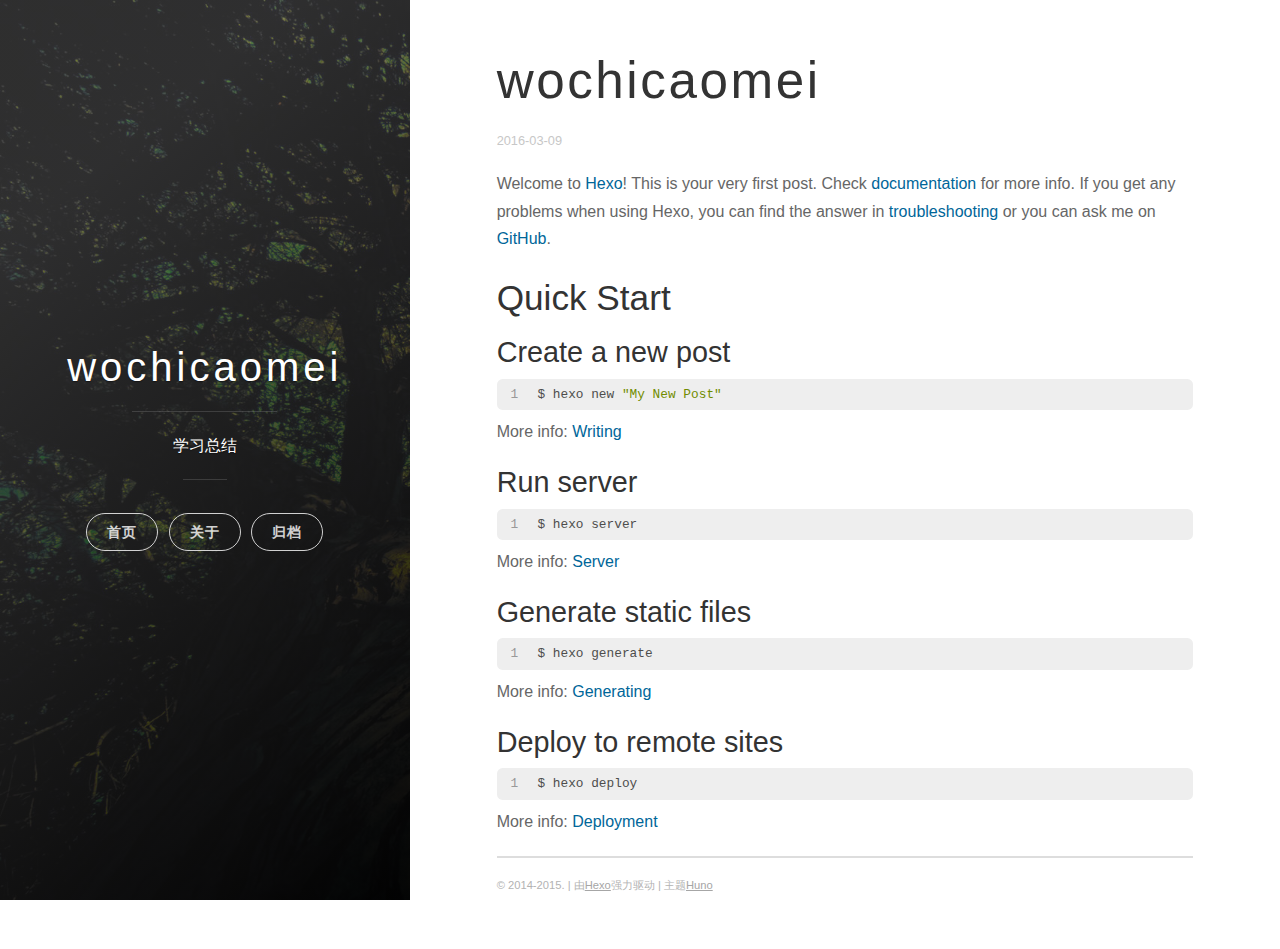
<file: 2016/03/09/hello-world/index.html>
<!DOCTYPE html>
<html>
<head>
    <meta charset="utf-8">
    <meta http-equiv="X-UA-Compatible" content="chrome=1">

    

    <title>
      wochicaomei | wochicaomei 
    </title>

    <meta name="viewport" content="width=device-width, initial-scale=1, maximum-scale=1, user-scalable=no">
    
      <meta name="author" content="wochicaomei">
    
    

    <meta name="description" content="Welcome to Hexo! This is your very first post. Check documentation for more info. If you get any problems when using Hexo, you can find the answer in troubleshooting or you can ask me on GitHub.
Quick">
<meta property="og:type" content="article">
<meta property="og:title" content="wochicaomei | wochicaomei">
<meta property="og:url" content="http://wochicaomei.github.io/2016/03/09/hello-world/index.html">
<meta property="og:site_name" content="wochicaomei">
<meta property="og:description" content="Welcome to Hexo! This is your very first post. Check documentation for more info. If you get any problems when using Hexo, you can find the answer in troubleshooting or you can ask me on GitHub.
Quick">
<meta property="og:updated_time" content="2016-03-09T08:55:50.000Z">
<meta name="twitter:card" content="summary">
<meta name="twitter:title" content="wochicaomei | wochicaomei">
<meta name="twitter:description" content="Welcome to Hexo! This is your very first post. Check documentation for more info. If you get any problems when using Hexo, you can find the answer in troubleshooting or you can ask me on GitHub.
Quick">
    
    
    
      <link rel="icon" type="image/x-icon" href="/favicon.png">
    
    <link rel="stylesheet" href="/css/uno.css">
    <link rel="stylesheet" href="/css/highlight.css">
    <link rel="stylesheet" href="/css/archive.css">
    <link rel="stylesheet" href="/css/china-social-icon.css">

</head>
<body>

    <span class="mobile btn-mobile-menu">
        <i class="icon icon-list btn-mobile-menu__icon"></i>
        <i class="icon icon-x-circle btn-mobile-close__icon hidden"></i>
    </span>

    

<header class="panel-cover panel-cover--collapsed">


  <div class="panel-main">

  
    <div class="panel-main__inner panel-inverted">
    <div class="panel-main__content">

        

        <h1 class="panel-cover__title panel-title"><a href="/" title="link to homepage">wochicaomei</a></h1>
        <hr class="panel-cover__divider" />

        
        <p class="panel-cover__description">
          学习总结
        </p>
        <hr class="panel-cover__divider panel-cover__divider--secondary" />
        

        <div class="navigation-wrapper">

          <nav class="cover-navigation cover-navigation--primary">
            <ul class="navigation">

              
                
                <li class="navigation__item"><a href="/#blog" title="" class="blog-button">首页</a></li>
              
                
                <li class="navigation__item"><a href="/about" title="" class="">关于</a></li>
              
                
                <li class="navigation__item"><a href="/archive" title="" class="">归档</a></li>
              

            </ul>
          </nav>

          <!-- ----------------------------
To add a new social icon simply duplicate one of the list items from below
and change the class in the <i> tag to match the desired social network
and then add your link to the <a>. Here is a full list of social network
classes that you can use:

    icon-social-500px
    icon-social-behance
    icon-social-delicious
    icon-social-designer-news
    icon-social-deviant-art
    icon-social-digg
    icon-social-dribbble
    icon-social-facebook
    icon-social-flickr
    icon-social-forrst
    icon-social-foursquare
    icon-social-github
    icon-social-google-plus
    icon-social-hi5
    icon-social-instagram
    icon-social-lastfm
    icon-social-linkedin
    icon-social-medium
    icon-social-myspace
    icon-social-path
    icon-social-pinterest
    icon-social-rdio
    icon-social-reddit
    icon-social-skype
    icon-social-spotify
    icon-social-stack-overflow
    icon-social-steam
    icon-social-stumbleupon
    icon-social-treehouse
    icon-social-tumblr
    icon-social-twitter
    icon-social-vimeo
    icon-social-xbox
    icon-social-yelp
    icon-social-youtube
    icon-social-zerply
    icon-mail

-------------------------------->

<!-- add social info here -->



        </div>

      </div>

    </div>

    <div class="panel-cover--overlay"></div>
  </div>
</header>

    <div class="content-wrapper">
        <div class="content-wrapper__inner entry">
            

<article class="post-container post-container--single">

  <header class="post-header">
    
    <h1 class="post-title">wochicaomei</h1>

    

    <div class="post-meta">
      <time datetime="2016-03-09" class="post-meta__date date">2016-03-09</time> 

      <span class="post-meta__tags tags">

          

          

      </span>
    </div>
    
    

  </header>

  <section id="post-content" class="article-content post">
    <p>Welcome to <a href="https://hexo.io/" target="_blank" rel="external">Hexo</a>! This is your very first post. Check <a href="https://hexo.io/docs/" target="_blank" rel="external">documentation</a> for more info. If you get any problems when using Hexo, you can find the answer in <a href="https://hexo.io/docs/troubleshooting.html" target="_blank" rel="external">troubleshooting</a> or you can ask me on <a href="https://github.com/hexojs/hexo/issues" target="_blank" rel="external">GitHub</a>.</p>
<h2 id="Quick-Start"><a href="#Quick-Start" class="headerlink" title="Quick Start"></a>Quick Start</h2><h3 id="Create-a-new-post"><a href="#Create-a-new-post" class="headerlink" title="Create a new post"></a>Create a new post</h3><figure class="highlight bash"><table><tr><td class="gutter"><pre><span class="line">1</span><br></pre></td><td class="code"><pre><span class="line">$ hexo new <span class="string">"My New Post"</span></span><br></pre></td></tr></table></figure>
<p>More info: <a href="https://hexo.io/docs/writing.html" target="_blank" rel="external">Writing</a></p>
<h3 id="Run-server"><a href="#Run-server" class="headerlink" title="Run server"></a>Run server</h3><figure class="highlight bash"><table><tr><td class="gutter"><pre><span class="line">1</span><br></pre></td><td class="code"><pre><span class="line">$ hexo server</span><br></pre></td></tr></table></figure>
<p>More info: <a href="https://hexo.io/docs/server.html" target="_blank" rel="external">Server</a></p>
<h3 id="Generate-static-files"><a href="#Generate-static-files" class="headerlink" title="Generate static files"></a>Generate static files</h3><figure class="highlight bash"><table><tr><td class="gutter"><pre><span class="line">1</span><br></pre></td><td class="code"><pre><span class="line">$ hexo generate</span><br></pre></td></tr></table></figure>
<p>More info: <a href="https://hexo.io/docs/generating.html" target="_blank" rel="external">Generating</a></p>
<h3 id="Deploy-to-remote-sites"><a href="#Deploy-to-remote-sites" class="headerlink" title="Deploy to remote sites"></a>Deploy to remote sites</h3><figure class="highlight bash"><table><tr><td class="gutter"><pre><span class="line">1</span><br></pre></td><td class="code"><pre><span class="line">$ hexo deploy</span><br></pre></td></tr></table></figure>
<p>More info: <a href="https://hexo.io/docs/deployment.html" target="_blank" rel="external">Deployment</a></p>

  </section>

  
  
</article>


            <footer class="footer">

    <span class="footer__copyright">&copy; 2014-2015. | 由<a href="https://hexo.io/">Hexo</a>强力驱动 | 主题<a href="https://github.com/someus/huno">Huno</a></span>
    
</footer>
        </div>
    </div>

    <!-- js files -->
    <script src="/js/jquery.min.js"></script>
    <script src="/js/main.js"></script>
    <script src="/js/scale.fix.js"></script>
    

    

    <script type="text/javascript" src="//cdn.mathjax.org/mathjax/latest/MathJax.js?config=TeX-AMS-MML_HTMLorMML"></script>
    <script type="text/javascript"> 
        $(document).ready(function(){
            MathJax.Hub.Config({ 
                tex2jax: {inlineMath: [['[latex]','[/latex]'], ['\\(','\\)']]} 
            });
        });
    </script>


    

    <script src="/js/awesome-toc.min.js"></script>
    <script>
        $(document).ready(function(){
            $.awesome_toc({
                overlay: true,
                contentId: "post-content",
            });
        });
    </script>


    
    
    <!--kill ie6 -->
<!--[if IE 6]>
  <script src="//letskillie6.googlecode.com/svn/trunk/2/zh_CN.js"></script>
<![endif]-->

</body>
</html>
</file>
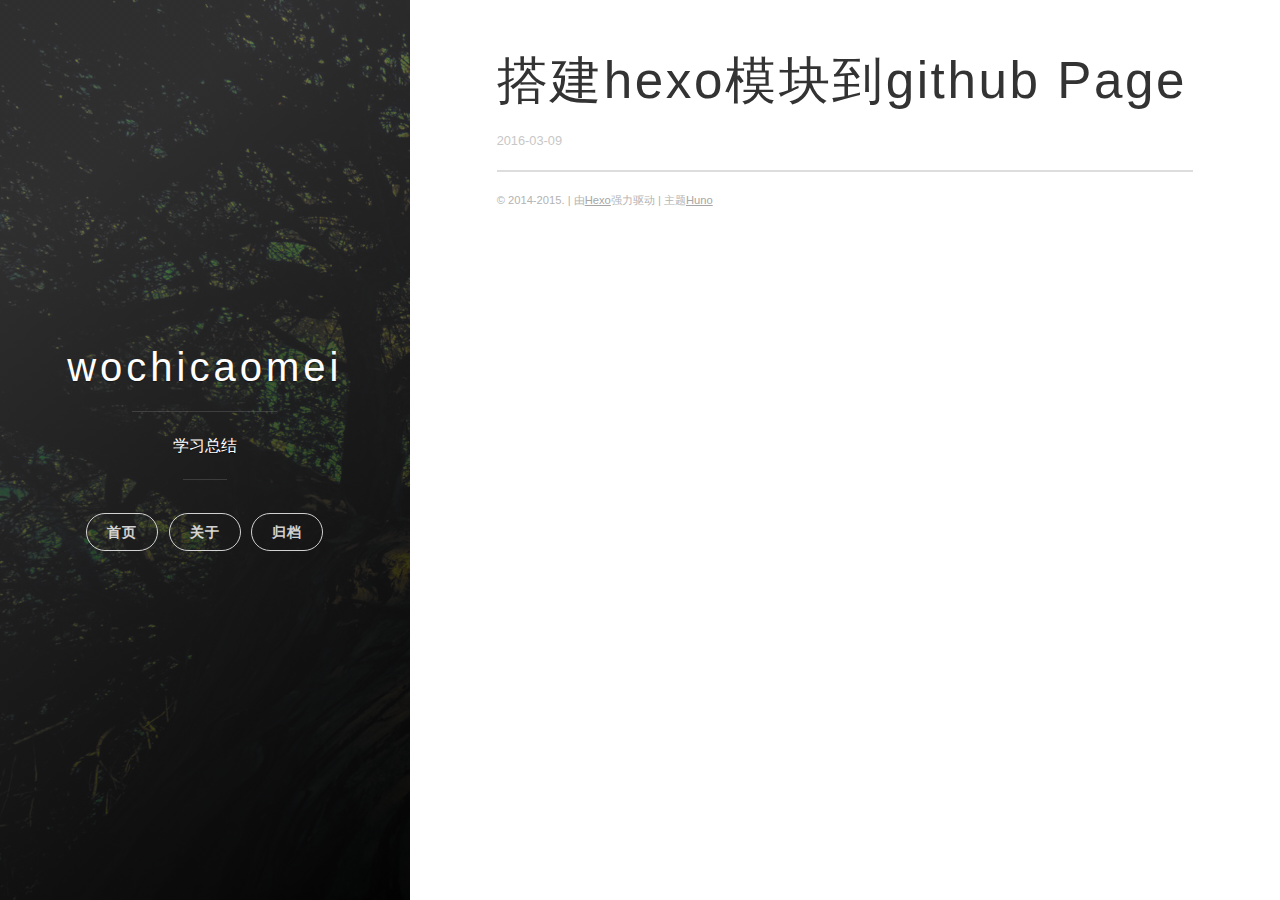
<file: 2016/03/09/搭建hexo模块到github-Page/index.html>
<!DOCTYPE html>
<html>
<head>
    <meta charset="utf-8">
    <meta http-equiv="X-UA-Compatible" content="chrome=1">

    

    <title>
      搭建hexo模块到github Page | wochicaomei 
    </title>

    <meta name="viewport" content="width=device-width, initial-scale=1, maximum-scale=1, user-scalable=no">
    
      <meta name="author" content="wochicaomei">
    
    

    <meta name="description" content="博客 思考感悟 知识感悟">
<meta property="og:type" content="article">
<meta property="og:title" content="搭建hexo模块到github Page | wochicaomei">
<meta property="og:url" content="http://wochicaomei.github.io/2016/03/09/搭建hexo模块到github-Page/index.html">
<meta property="og:site_name" content="wochicaomei">
<meta property="og:description" content="博客 思考感悟 知识感悟">
<meta property="og:updated_time" content="2016-03-09T09:29:34.000Z">
<meta name="twitter:card" content="summary">
<meta name="twitter:title" content="搭建hexo模块到github Page | wochicaomei">
<meta name="twitter:description" content="博客 思考感悟 知识感悟">
    
    
    
      <link rel="icon" type="image/x-icon" href="/favicon.png">
    
    <link rel="stylesheet" href="/css/uno.css">
    <link rel="stylesheet" href="/css/highlight.css">
    <link rel="stylesheet" href="/css/archive.css">
    <link rel="stylesheet" href="/css/china-social-icon.css">

</head>
<body>

    <span class="mobile btn-mobile-menu">
        <i class="icon icon-list btn-mobile-menu__icon"></i>
        <i class="icon icon-x-circle btn-mobile-close__icon hidden"></i>
    </span>

    

<header class="panel-cover panel-cover--collapsed">


  <div class="panel-main">

  
    <div class="panel-main__inner panel-inverted">
    <div class="panel-main__content">

        

        <h1 class="panel-cover__title panel-title"><a href="/" title="link to homepage">wochicaomei</a></h1>
        <hr class="panel-cover__divider" />

        
        <p class="panel-cover__description">
          学习总结
        </p>
        <hr class="panel-cover__divider panel-cover__divider--secondary" />
        

        <div class="navigation-wrapper">

          <nav class="cover-navigation cover-navigation--primary">
            <ul class="navigation">

              
                
                <li class="navigation__item"><a href="/#blog" title="" class="blog-button">首页</a></li>
              
                
                <li class="navigation__item"><a href="/about" title="" class="">关于</a></li>
              
                
                <li class="navigation__item"><a href="/archive" title="" class="">归档</a></li>
              

            </ul>
          </nav>

          <!-- ----------------------------
To add a new social icon simply duplicate one of the list items from below
and change the class in the <i> tag to match the desired social network
and then add your link to the <a>. Here is a full list of social network
classes that you can use:

    icon-social-500px
    icon-social-behance
    icon-social-delicious
    icon-social-designer-news
    icon-social-deviant-art
    icon-social-digg
    icon-social-dribbble
    icon-social-facebook
    icon-social-flickr
    icon-social-forrst
    icon-social-foursquare
    icon-social-github
    icon-social-google-plus
    icon-social-hi5
    icon-social-instagram
    icon-social-lastfm
    icon-social-linkedin
    icon-social-medium
    icon-social-myspace
    icon-social-path
    icon-social-pinterest
    icon-social-rdio
    icon-social-reddit
    icon-social-skype
    icon-social-spotify
    icon-social-stack-overflow
    icon-social-steam
    icon-social-stumbleupon
    icon-social-treehouse
    icon-social-tumblr
    icon-social-twitter
    icon-social-vimeo
    icon-social-xbox
    icon-social-yelp
    icon-social-youtube
    icon-social-zerply
    icon-mail

-------------------------------->

<!-- add social info here -->



        </div>

      </div>

    </div>

    <div class="panel-cover--overlay"></div>
  </div>
</header>

    <div class="content-wrapper">
        <div class="content-wrapper__inner entry">
            

<article class="post-container post-container--single">

  <header class="post-header">
    
    <h1 class="post-title">搭建hexo模块到github Page</h1>

    

    <div class="post-meta">
      <time datetime="2016-03-09" class="post-meta__date date">2016-03-09</time> 

      <span class="post-meta__tags tags">

          

          

      </span>
    </div>
    
    

  </header>

  <section id="post-content" class="article-content post">
    
  </section>

  
  
</article>


            <footer class="footer">

    <span class="footer__copyright">&copy; 2014-2015. | 由<a href="https://hexo.io/">Hexo</a>强力驱动 | 主题<a href="https://github.com/someus/huno">Huno</a></span>
    
</footer>
        </div>
    </div>

    <!-- js files -->
    <script src="/js/jquery.min.js"></script>
    <script src="/js/main.js"></script>
    <script src="/js/scale.fix.js"></script>
    

    

    <script type="text/javascript" src="//cdn.mathjax.org/mathjax/latest/MathJax.js?config=TeX-AMS-MML_HTMLorMML"></script>
    <script type="text/javascript"> 
        $(document).ready(function(){
            MathJax.Hub.Config({ 
                tex2jax: {inlineMath: [['[latex]','[/latex]'], ['\\(','\\)']]} 
            });
        });
    </script>


    

    <script src="/js/awesome-toc.min.js"></script>
    <script>
        $(document).ready(function(){
            $.awesome_toc({
                overlay: true,
                contentId: "post-content",
            });
        });
    </script>


    
    
    <!--kill ie6 -->
<!--[if IE 6]>
  <script src="//letskillie6.googlecode.com/svn/trunk/2/zh_CN.js"></script>
<![endif]-->

</body>
</html>
</file>
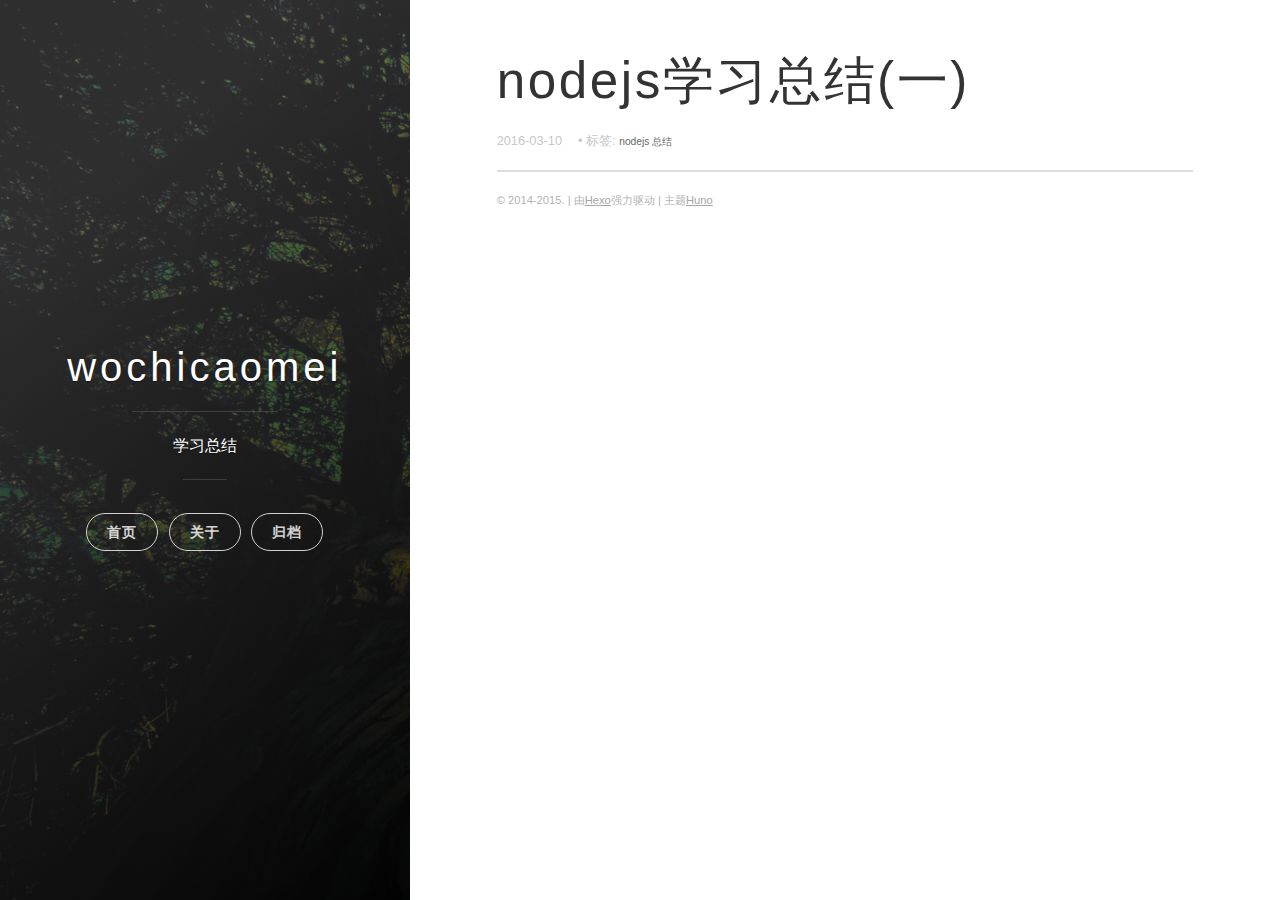
<file: 2016/03/10/nodejs学习总结-一/index.html>
<!DOCTYPE html>
<html>
<head>
    <meta charset="utf-8">
    <meta http-equiv="X-UA-Compatible" content="chrome=1">

    

    <title>
      nodejs学习总结(一) | wochicaomei 
    </title>

    <meta name="viewport" content="width=device-width, initial-scale=1, maximum-scale=1, user-scalable=no">
    
      <meta name="author" content="wochicaomei">
    
    

    <meta name="description" content="博客 思考感悟 知识感悟">
<meta property="og:type" content="article">
<meta property="og:title" content="nodejs学习总结(一) | wochicaomei">
<meta property="og:url" content="http://wochicaomei.github.io/2016/03/10/nodejs学习总结-一/index.html">
<meta property="og:site_name" content="wochicaomei">
<meta property="og:description" content="博客 思考感悟 知识感悟">
<meta property="og:updated_time" content="2016-03-10T06:39:44.000Z">
<meta name="twitter:card" content="summary">
<meta name="twitter:title" content="nodejs学习总结(一) | wochicaomei">
<meta name="twitter:description" content="博客 思考感悟 知识感悟">
    
    
    
      <link rel="icon" type="image/x-icon" href="/favicon.png">
    
    <link rel="stylesheet" href="/css/uno.css">
    <link rel="stylesheet" href="/css/highlight.css">
    <link rel="stylesheet" href="/css/archive.css">
    <link rel="stylesheet" href="/css/china-social-icon.css">

</head>
<body>

    <span class="mobile btn-mobile-menu">
        <i class="icon icon-list btn-mobile-menu__icon"></i>
        <i class="icon icon-x-circle btn-mobile-close__icon hidden"></i>
    </span>

    

<header class="panel-cover panel-cover--collapsed">


  <div class="panel-main">

  
    <div class="panel-main__inner panel-inverted">
    <div class="panel-main__content">

        

        <h1 class="panel-cover__title panel-title"><a href="/" title="link to homepage">wochicaomei</a></h1>
        <hr class="panel-cover__divider" />

        
        <p class="panel-cover__description">
          学习总结
        </p>
        <hr class="panel-cover__divider panel-cover__divider--secondary" />
        

        <div class="navigation-wrapper">

          <nav class="cover-navigation cover-navigation--primary">
            <ul class="navigation">

              
                
                <li class="navigation__item"><a href="/#blog" title="" class="blog-button">首页</a></li>
              
                
                <li class="navigation__item"><a href="/about" title="" class="">关于</a></li>
              
                
                <li class="navigation__item"><a href="/archive" title="" class="">归档</a></li>
              

            </ul>
          </nav>

          <!-- ----------------------------
To add a new social icon simply duplicate one of the list items from below
and change the class in the <i> tag to match the desired social network
and then add your link to the <a>. Here is a full list of social network
classes that you can use:

    icon-social-500px
    icon-social-behance
    icon-social-delicious
    icon-social-designer-news
    icon-social-deviant-art
    icon-social-digg
    icon-social-dribbble
    icon-social-facebook
    icon-social-flickr
    icon-social-forrst
    icon-social-foursquare
    icon-social-github
    icon-social-google-plus
    icon-social-hi5
    icon-social-instagram
    icon-social-lastfm
    icon-social-linkedin
    icon-social-medium
    icon-social-myspace
    icon-social-path
    icon-social-pinterest
    icon-social-rdio
    icon-social-reddit
    icon-social-skype
    icon-social-spotify
    icon-social-stack-overflow
    icon-social-steam
    icon-social-stumbleupon
    icon-social-treehouse
    icon-social-tumblr
    icon-social-twitter
    icon-social-vimeo
    icon-social-xbox
    icon-social-yelp
    icon-social-youtube
    icon-social-zerply
    icon-mail

-------------------------------->

<!-- add social info here -->



        </div>

      </div>

    </div>

    <div class="panel-cover--overlay"></div>
  </div>
</header>

    <div class="content-wrapper">
        <div class="content-wrapper__inner entry">
            

<article class="post-container post-container--single">

  <header class="post-header">
    
    <h1 class="post-title">nodejs学习总结(一)</h1>

    

    <div class="post-meta">
      <time datetime="2016-03-10" class="post-meta__date date">2016-03-10</time> 

      <span class="post-meta__tags tags">

          

          
             &#8226; 标签:
            <font class="tags">
              <a class="tags-link" href="/tags/nodejs-总结/">nodejs 总结</a>
            </font>
          

      </span>
    </div>
    
    

  </header>

  <section id="post-content" class="article-content post">
    
  </section>

  
  
</article>


            <footer class="footer">

    <span class="footer__copyright">&copy; 2014-2015. | 由<a href="https://hexo.io/">Hexo</a>强力驱动 | 主题<a href="https://github.com/someus/huno">Huno</a></span>
    
</footer>
        </div>
    </div>

    <!-- js files -->
    <script src="/js/jquery.min.js"></script>
    <script src="/js/main.js"></script>
    <script src="/js/scale.fix.js"></script>
    

    

    <script type="text/javascript" src="//cdn.mathjax.org/mathjax/latest/MathJax.js?config=TeX-AMS-MML_HTMLorMML"></script>
    <script type="text/javascript"> 
        $(document).ready(function(){
            MathJax.Hub.Config({ 
                tex2jax: {inlineMath: [['[latex]','[/latex]'], ['\\(','\\)']]} 
            });
        });
    </script>


    

    <script src="/js/awesome-toc.min.js"></script>
    <script>
        $(document).ready(function(){
            $.awesome_toc({
                overlay: true,
                contentId: "post-content",
            });
        });
    </script>


    
    
    <!--kill ie6 -->
<!--[if IE 6]>
  <script src="//letskillie6.googlecode.com/svn/trunk/2/zh_CN.js"></script>
<![endif]-->

</body>
</html>
</file>
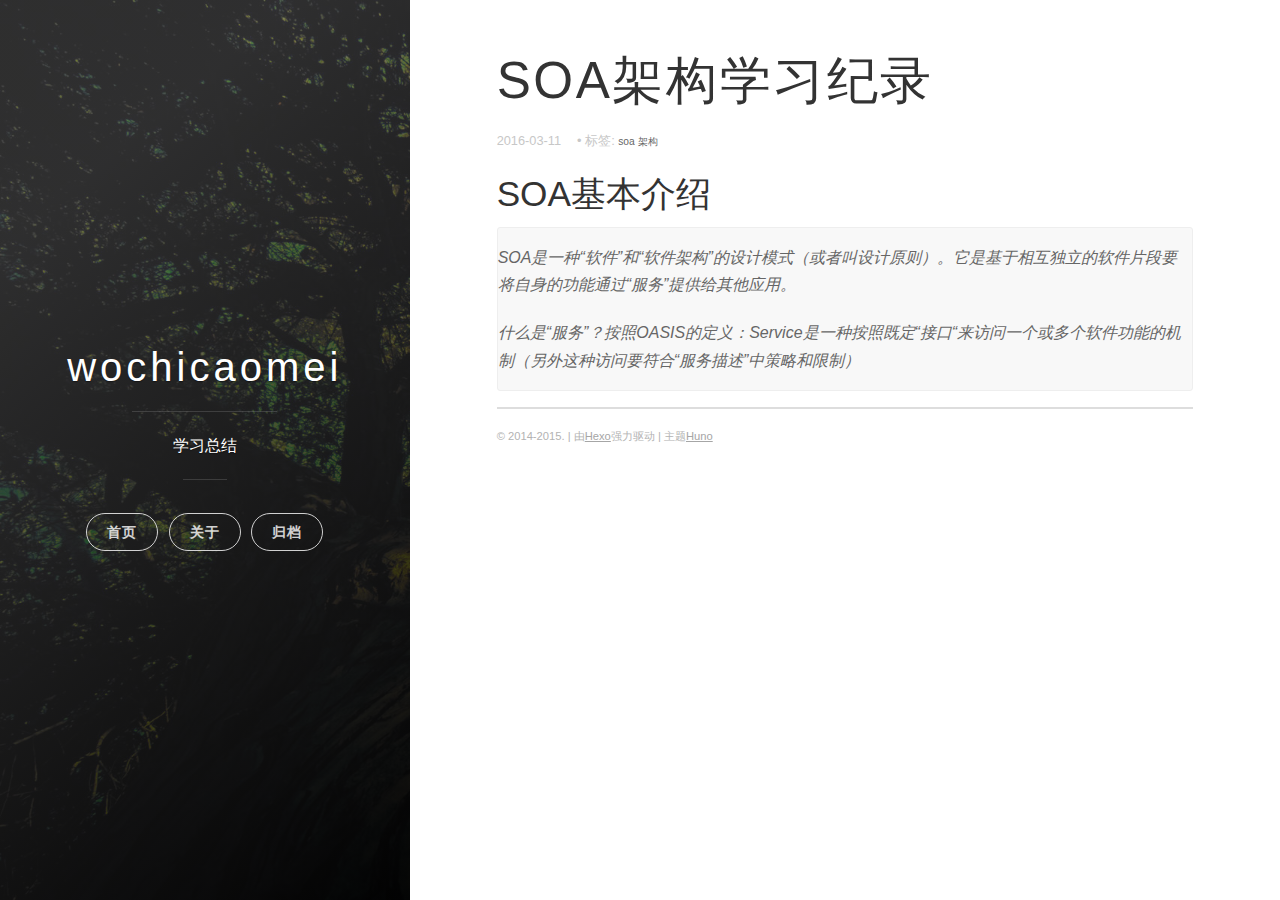
<file: 2016/03/11/SOA架构学习纪录/index.html>
<!DOCTYPE html>
<html>
<head>
    <meta charset="utf-8">
    <meta http-equiv="X-UA-Compatible" content="chrome=1">

    

    <title>
      SOA架构学习纪录 | wochicaomei 
    </title>

    <meta name="viewport" content="width=device-width, initial-scale=1, maximum-scale=1, user-scalable=no">
    
      <meta name="author" content="wochicaomei">
    
    

    <meta name="description" content="SOA基本介绍
SOA是一种“软件”和“软件架构”的设计模式（或者叫设计原则）。它是基于相互独立的软件片段要将自身的功能通过“服务”提供给其他应用。
什么是“服务”？按照OASIS的定义：Service是一种按照既定“接口“来访问一个或多个软件功能的机制（另外这种访问要符合“服务描述”中策略和限制）">
<meta property="og:type" content="article">
<meta property="og:title" content="SOA架构学习纪录 | wochicaomei">
<meta property="og:url" content="http://wochicaomei.github.io/2016/03/11/SOA架构学习纪录/index.html">
<meta property="og:site_name" content="wochicaomei">
<meta property="og:description" content="SOA基本介绍
SOA是一种“软件”和“软件架构”的设计模式（或者叫设计原则）。它是基于相互独立的软件片段要将自身的功能通过“服务”提供给其他应用。
什么是“服务”？按照OASIS的定义：Service是一种按照既定“接口“来访问一个或多个软件功能的机制（另外这种访问要符合“服务描述”中策略和限制）">
<meta property="og:updated_time" content="2016-03-11T09:52:22.000Z">
<meta name="twitter:card" content="summary">
<meta name="twitter:title" content="SOA架构学习纪录 | wochicaomei">
<meta name="twitter:description" content="SOA基本介绍
SOA是一种“软件”和“软件架构”的设计模式（或者叫设计原则）。它是基于相互独立的软件片段要将自身的功能通过“服务”提供给其他应用。
什么是“服务”？按照OASIS的定义：Service是一种按照既定“接口“来访问一个或多个软件功能的机制（另外这种访问要符合“服务描述”中策略和限制）">
    
    
    
      <link rel="icon" type="image/x-icon" href="/favicon.png">
    
    <link rel="stylesheet" href="/css/uno.css">
    <link rel="stylesheet" href="/css/highlight.css">
    <link rel="stylesheet" href="/css/archive.css">
    <link rel="stylesheet" href="/css/china-social-icon.css">

</head>
<body>

    <span class="mobile btn-mobile-menu">
        <i class="icon icon-list btn-mobile-menu__icon"></i>
        <i class="icon icon-x-circle btn-mobile-close__icon hidden"></i>
    </span>

    

<header class="panel-cover panel-cover--collapsed">


  <div class="panel-main">

  
    <div class="panel-main__inner panel-inverted">
    <div class="panel-main__content">

        

        <h1 class="panel-cover__title panel-title"><a href="/" title="link to homepage">wochicaomei</a></h1>
        <hr class="panel-cover__divider" />

        
        <p class="panel-cover__description">
          学习总结
        </p>
        <hr class="panel-cover__divider panel-cover__divider--secondary" />
        

        <div class="navigation-wrapper">

          <nav class="cover-navigation cover-navigation--primary">
            <ul class="navigation">

              
                
                <li class="navigation__item"><a href="/#blog" title="" class="blog-button">首页</a></li>
              
                
                <li class="navigation__item"><a href="/about" title="" class="">关于</a></li>
              
                
                <li class="navigation__item"><a href="/archive" title="" class="">归档</a></li>
              

            </ul>
          </nav>

          <!-- ----------------------------
To add a new social icon simply duplicate one of the list items from below
and change the class in the <i> tag to match the desired social network
and then add your link to the <a>. Here is a full list of social network
classes that you can use:

    icon-social-500px
    icon-social-behance
    icon-social-delicious
    icon-social-designer-news
    icon-social-deviant-art
    icon-social-digg
    icon-social-dribbble
    icon-social-facebook
    icon-social-flickr
    icon-social-forrst
    icon-social-foursquare
    icon-social-github
    icon-social-google-plus
    icon-social-hi5
    icon-social-instagram
    icon-social-lastfm
    icon-social-linkedin
    icon-social-medium
    icon-social-myspace
    icon-social-path
    icon-social-pinterest
    icon-social-rdio
    icon-social-reddit
    icon-social-skype
    icon-social-spotify
    icon-social-stack-overflow
    icon-social-steam
    icon-social-stumbleupon
    icon-social-treehouse
    icon-social-tumblr
    icon-social-twitter
    icon-social-vimeo
    icon-social-xbox
    icon-social-yelp
    icon-social-youtube
    icon-social-zerply
    icon-mail

-------------------------------->

<!-- add social info here -->



        </div>

      </div>

    </div>

    <div class="panel-cover--overlay"></div>
  </div>
</header>

    <div class="content-wrapper">
        <div class="content-wrapper__inner entry">
            

<article class="post-container post-container--single">

  <header class="post-header">
    
    <h1 class="post-title">SOA架构学习纪录</h1>

    

    <div class="post-meta">
      <time datetime="2016-03-11" class="post-meta__date date">2016-03-11</time> 

      <span class="post-meta__tags tags">

          

          
             &#8226; 标签:
            <font class="tags">
              <a class="tags-link" href="/tags/soa-架构/">soa 架构</a>
            </font>
          

      </span>
    </div>
    
    

  </header>

  <section id="post-content" class="article-content post">
    <h2 id="SOA基本介绍"><a href="#SOA基本介绍" class="headerlink" title="SOA基本介绍"></a>SOA基本介绍</h2><blockquote>
<p>SOA是一种“软件”和“软件架构”的设计模式（或者叫设计原则）。它是基于相互独立的软件片段要将自身的功能通过“服务”提供给其他应用。</p>
<p>什么是“服务”？按照OASIS的定义：Service是一种按照既定“接口“来访问一个或多个软件功能的机制（另外这种访问要符合“服务描述”中策略和限制）</p>
</blockquote>

  </section>

  
  
</article>


            <footer class="footer">

    <span class="footer__copyright">&copy; 2014-2015. | 由<a href="https://hexo.io/">Hexo</a>强力驱动 | 主题<a href="https://github.com/someus/huno">Huno</a></span>
    
</footer>
        </div>
    </div>

    <!-- js files -->
    <script src="/js/jquery.min.js"></script>
    <script src="/js/main.js"></script>
    <script src="/js/scale.fix.js"></script>
    

    

    <script type="text/javascript" src="//cdn.mathjax.org/mathjax/latest/MathJax.js?config=TeX-AMS-MML_HTMLorMML"></script>
    <script type="text/javascript"> 
        $(document).ready(function(){
            MathJax.Hub.Config({ 
                tex2jax: {inlineMath: [['[latex]','[/latex]'], ['\\(','\\)']]} 
            });
        });
    </script>


    

    <script src="/js/awesome-toc.min.js"></script>
    <script>
        $(document).ready(function(){
            $.awesome_toc({
                overlay: true,
                contentId: "post-content",
            });
        });
    </script>


    
    
    <!--kill ie6 -->
<!--[if IE 6]>
  <script src="//letskillie6.googlecode.com/svn/trunk/2/zh_CN.js"></script>
<![endif]-->

</body>
</html>
</file>
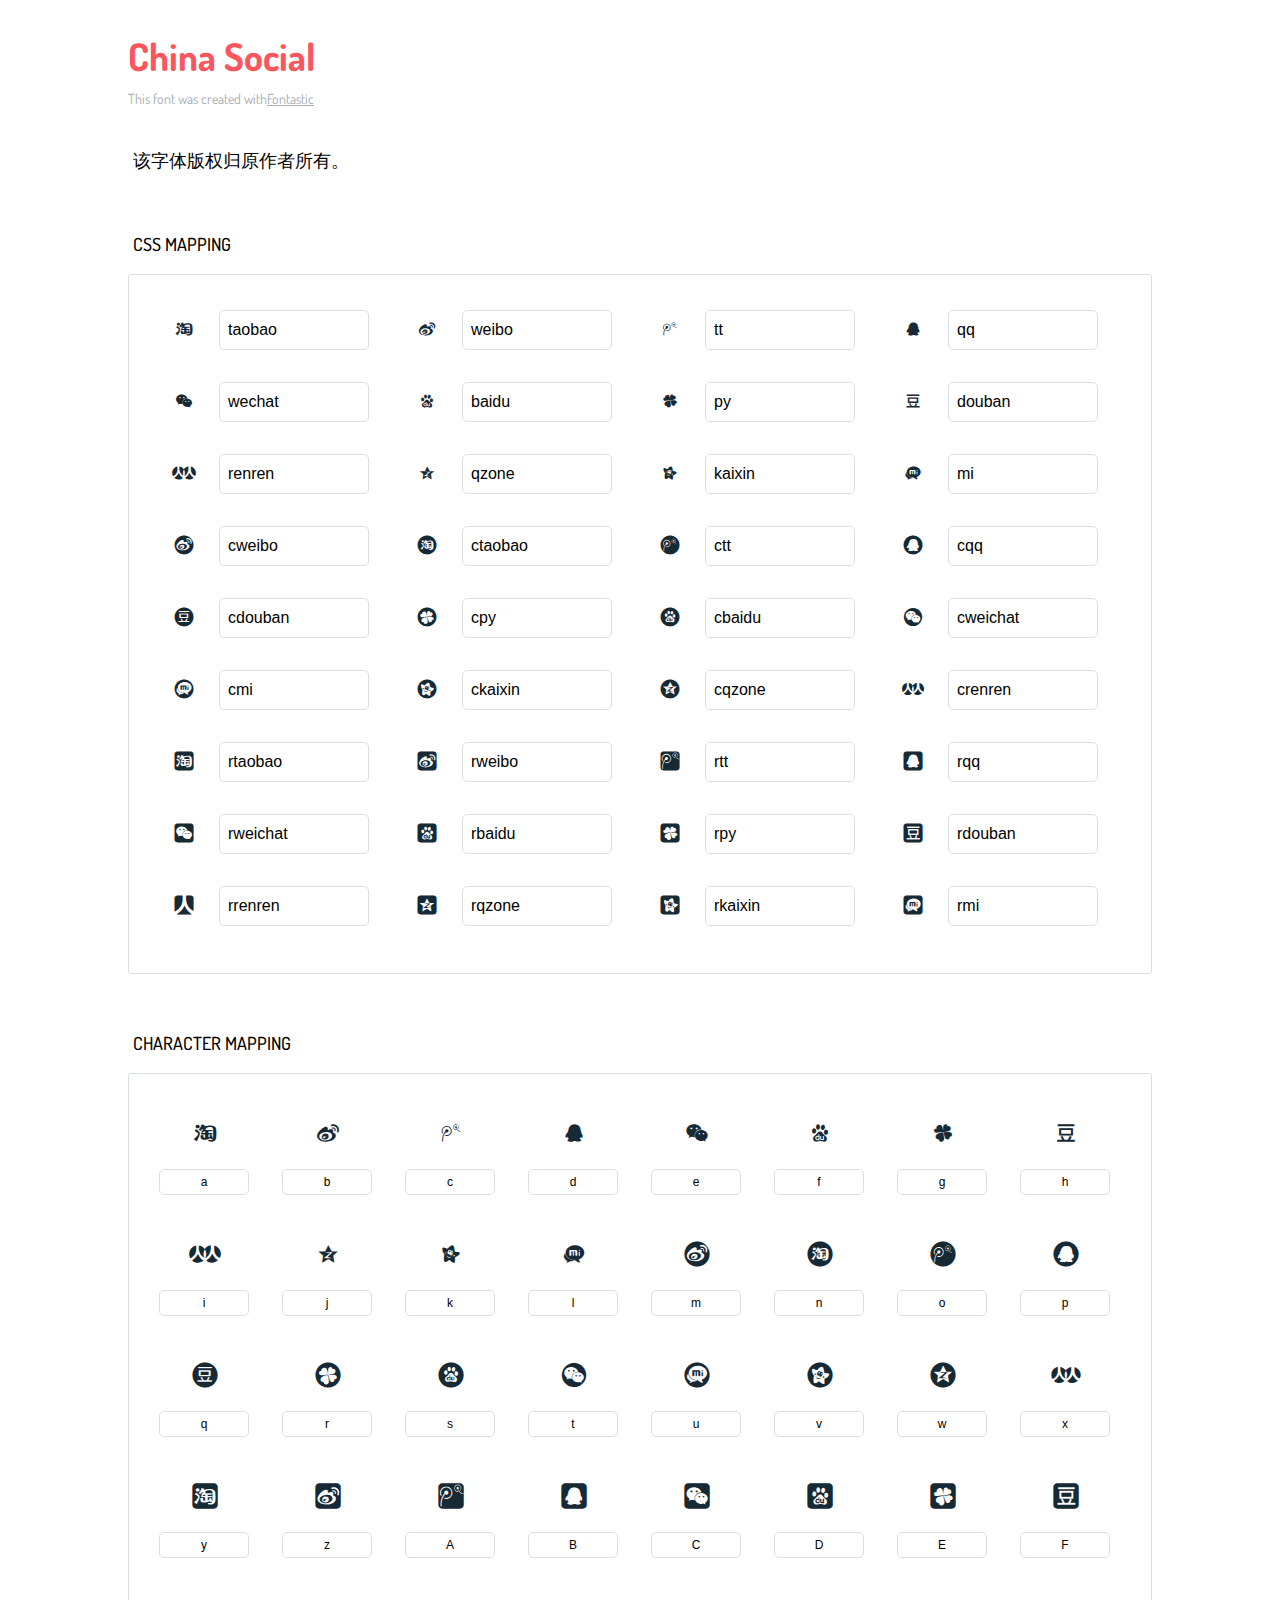
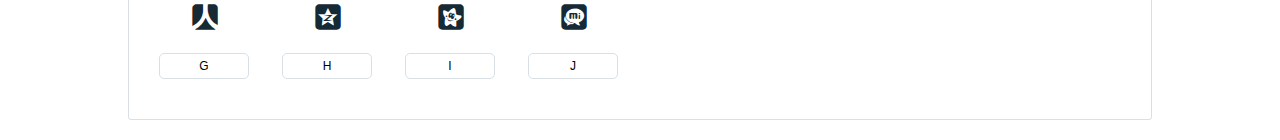
<file: fonts/china-social/readme.html>
<!DOCTYPE html>
<html lang="en">
  <head>
    <meta charset="utf-8">
    <meta http-equiv="X-UA-Compatible" content="IE=edge,chrome=1">
    <meta name="viewport" content="width=device-width,initial-scale=1">
    <title>Font Reference - China Social</title>
    <link href="http://fonts.googleapis.com/css?family=Dosis:400,500,700" rel="stylesheet" type="text/css">
    <link rel="stylesheet" href="../../css/china-social-icon.css">
    <style type="text/css">
      html,body,div,span,applet,object,iframe,h1,h2,h3,h4,h5,h6,p,blockquote,pre,a,abbr,acronym,address,big,cite,code,del,dfn,em,img,ins,kbd,q,s,samp,small,strike,strong,sub,sup,tt,var,dl,dt,dd,ol,ul,li,fieldset,form,label,legend,table,caption,tbody,tfoot,thead,tr,th,td{margin:0;padding:0;border:0;outline:0;font-weight:inherit;font-style:inherit;font-family:inherit;font-size:100%;vertical-align:baseline}
body{line-height:1;color:#000;background:#fff}
ol,ul{list-style:none}
table{border-collapse:separate;border-spacing:0;vertical-align:middle}
caption,th,td{text-align:left;font-weight:normal;vertical-align:middle}
a img{border:none}
*{-webkit-box-sizing:border-box;-moz-box-sizing:border-box;box-sizing:border-box}
body{font-family:'Dosis','Tahoma',sans-serif}
.container{margin:15px auto;width:80%}
h1{margin:40px 0 20px;font-weight:700;font-size:38px;line-height:32px;color:#fb565e}
h2{font-size:18px;padding:0 0 21px 5px;margin:45px 0 0 0;text-transform:uppercase;font-weight:500}
.small{font-size:14px;color:#a5adb4;}
.small a{color:#a5adb4;}
.small a:hover{color:#fb565e}
.glyphs.character-mapping{margin:0 0 20px 0;padding:20px 0 20px 30px;color:rgba(0,0,0,0.5);border:1px solid #d8e0e5;-webkit-border-radius:3px;border-radius:3px;}
.glyphs.character-mapping li{margin:0 30px 20px 0;display:inline-block;width:90px}
.glyphs.character-mapping .icon{margin:10px 0 10px 15px;padding:15px;position:relative;width:55px;height:55px;color:#162a36 !important;overflow:hidden;-webkit-border-radius:3px;border-radius:3px;font-size:32px;}
.glyphs.character-mapping .icon svg{fill:#000}
.glyphs.character-mapping input{margin:0;padding:5px 0;line-height:12px;font-size:12px;display:block;width:100%;border:1px solid #d8e0e5;-webkit-border-radius:5px;border-radius:5px;text-align:center;outline:0;}
.glyphs.character-mapping input:focus{border:1px solid #fbde4a;-webkit-box-shadow:inset 0 0 3px #fbde4a;box-shadow:inset 0 0 3px #fbde4a}
.glyphs.character-mapping input:hover{-webkit-box-shadow:inset 0 0 3px #fbde4a;box-shadow:inset 0 0 3px #fbde4a}
.glyphs.css-mapping{margin:0 0 60px 0;padding:30px 0 20px 30px;color:rgba(0,0,0,0.5);border:1px solid #d8e0e5;-webkit-border-radius:3px;border-radius:3px;}
.glyphs.css-mapping li{margin:0 30px 20px 0;padding:0;display:inline-block;overflow:hidden}
.glyphs.css-mapping .icon{margin:0;margin-right:10px;padding:13px;height:50px;width:50px;color:#162a36 !important;overflow:hidden;float:left;font-size:24px}
.glyphs.css-mapping input{margin:0;margin-top:5px;padding:8px;line-height:16px;font-size:16px;display:block;width:150px;height:40px;border:1px solid #d8e0e5;-webkit-border-radius:5px;border-radius:5px;background:#fff;outline:0;float:right;}
.glyphs.css-mapping input:focus{border:1px solid #fbde4a;-webkit-box-shadow:inset 0 0 3px #fbde4a;box-shadow:inset 0 0 3px #fbde4a}
.glyphs.css-mapping input:hover{-webkit-box-shadow:inset 0 0 3px #fbde4a;box-shadow:inset 0 0 3px #fbde4a}

      
    </style>
  </head>
  <body>
    <div class="container">
      <h1>China Social</h1>
      <p class="small">This font was created with<a href="http://fontastic.me/">Fontastic</a></p>
      <h2>该字体版权归原作者所有。</h2>
      <h2>CSS mapping</h2>
      <ul class="glyphs css-mapping">
        <li>
          <div class="icon cs-icon-taobao"></div>
          <input type="text" readonly="readonly" value="taobao">
        </li>
        <li>
          <div class="icon cs-icon-weibo"></div>
          <input type="text" readonly="readonly" value="weibo">
        </li>
        <li>
          <div class="icon cs-icon-tt"></div>
          <input type="text" readonly="readonly" value="tt">
        </li>
        <li>
          <div class="icon cs-icon-qq"></div>
          <input type="text" readonly="readonly" value="qq">
        </li>
        <li>
          <div class="icon cs-icon-wechat"></div>
          <input type="text" readonly="readonly" value="wechat">
        </li>
        <li>
          <div class="icon cs-icon-baidu"></div>
          <input type="text" readonly="readonly" value="baidu">
        </li>
        <li>
          <div class="icon cs-icon-py"></div>
          <input type="text" readonly="readonly" value="py">
        </li>
        <li>
          <div class="icon cs-icon-douban"></div>
          <input type="text" readonly="readonly" value="douban">
        </li>
        <li>
          <div class="icon cs-icon-renren"></div>
          <input type="text" readonly="readonly" value="renren">
        </li>
        <li>
          <div class="icon cs-icon-qzone"></div>
          <input type="text" readonly="readonly" value="qzone">
        </li>
        <li>
          <div class="icon cs-icon-kaixin"></div>
          <input type="text" readonly="readonly" value="kaixin">
        </li>
        <li>
          <div class="icon cs-icon-mi"></div>
          <input type="text" readonly="readonly" value="mi">
        </li>
        <li>
          <div class="icon cs-icon-cweibo"></div>
          <input type="text" readonly="readonly" value="cweibo">
        </li>
        <li>
          <div class="icon cs-icon-ctaobao"></div>
          <input type="text" readonly="readonly" value="ctaobao">
        </li>
        <li>
          <div class="icon cs-icon-ctt"></div>
          <input type="text" readonly="readonly" value="ctt">
        </li>
        <li>
          <div class="icon cs-icon-cqq"></div>
          <input type="text" readonly="readonly" value="cqq">
        </li>
        <li>
          <div class="icon cs-icon-cdouban"></div>
          <input type="text" readonly="readonly" value="cdouban">
        </li>
        <li>
          <div class="icon cs-icon-cpy"></div>
          <input type="text" readonly="readonly" value="cpy">
        </li>
        <li>
          <div class="icon cs-icon-cbaidu"></div>
          <input type="text" readonly="readonly" value="cbaidu">
        </li>
        <li>
          <div class="icon cs-icon-cweichat"></div>
          <input type="text" readonly="readonly" value="cweichat">
        </li>
        <li>
          <div class="icon cs-icon-cmi"></div>
          <input type="text" readonly="readonly" value="cmi">
        </li>
        <li>
          <div class="icon cs-icon-ckaixin"></div>
          <input type="text" readonly="readonly" value="ckaixin">
        </li>
        <li>
          <div class="icon cs-icon-cqzone"></div>
          <input type="text" readonly="readonly" value="cqzone">
        </li>
        <li>
          <div class="icon cs-icon-crenren"></div>
          <input type="text" readonly="readonly" value="crenren">
        </li>
        <li>
          <div class="icon cs-icon-rtaobao"></div>
          <input type="text" readonly="readonly" value="rtaobao">
        </li>
        <li>
          <div class="icon cs-icon-rweibo"></div>
          <input type="text" readonly="readonly" value="rweibo">
        </li>
        <li>
          <div class="icon cs-icon-rtt"></div>
          <input type="text" readonly="readonly" value="rtt">
        </li>
        <li>
          <div class="icon cs-icon-rqq"></div>
          <input type="text" readonly="readonly" value="rqq">
        </li>
        <li>
          <div class="icon cs-icon-rweichat"></div>
          <input type="text" readonly="readonly" value="rweichat">
        </li>
        <li>
          <div class="icon cs-icon-rbaidu"></div>
          <input type="text" readonly="readonly" value="rbaidu">
        </li>
        <li>
          <div class="icon cs-icon-rpy"></div>
          <input type="text" readonly="readonly" value="rpy">
        </li>
        <li>
          <div class="icon cs-icon-rdouban"></div>
          <input type="text" readonly="readonly" value="rdouban">
        </li>
        <li>
          <div class="icon cs-icon-rrenren"></div>
          <input type="text" readonly="readonly" value="rrenren">
        </li>
        <li>
          <div class="icon cs-icon-rqzone"></div>
          <input type="text" readonly="readonly" value="rqzone">
        </li>
        <li>
          <div class="icon cs-icon-rkaixin"></div>
          <input type="text" readonly="readonly" value="rkaixin">
        </li>
        <li>
          <div class="icon cs-icon-rmi"></div>
          <input type="text" readonly="readonly" value="rmi">
        </li>
      </ul>
      <h2>Character mapping</h2>
      <ul class="glyphs character-mapping">
        <li>
          <div data-icon="a" class="icon"></div>
          <input type="text" readonly="readonly" value="a">
        </li>
        <li>
          <div data-icon="b" class="icon"></div>
          <input type="text" readonly="readonly" value="b">
        </li>
        <li>
          <div data-icon="c" class="icon"></div>
          <input type="text" readonly="readonly" value="c">
        </li>
        <li>
          <div data-icon="d" class="icon"></div>
          <input type="text" readonly="readonly" value="d">
        </li>
        <li>
          <div data-icon="e" class="icon"></div>
          <input type="text" readonly="readonly" value="e">
        </li>
        <li>
          <div data-icon="f" class="icon"></div>
          <input type="text" readonly="readonly" value="f">
        </li>
        <li>
          <div data-icon="g" class="icon"></div>
          <input type="text" readonly="readonly" value="g">
        </li>
        <li>
          <div data-icon="h" class="icon"></div>
          <input type="text" readonly="readonly" value="h">
        </li>
        <li>
          <div data-icon="i" class="icon"></div>
          <input type="text" readonly="readonly" value="i">
        </li>
        <li>
          <div data-icon="j" class="icon"></div>
          <input type="text" readonly="readonly" value="j">
        </li>
        <li>
          <div data-icon="k" class="icon"></div>
          <input type="text" readonly="readonly" value="k">
        </li>
        <li>
          <div data-icon="l" class="icon"></div>
          <input type="text" readonly="readonly" value="l">
        </li>
        <li>
          <div data-icon="m" class="icon"></div>
          <input type="text" readonly="readonly" value="m">
        </li>
        <li>
          <div data-icon="n" class="icon"></div>
          <input type="text" readonly="readonly" value="n">
        </li>
        <li>
          <div data-icon="o" class="icon"></div>
          <input type="text" readonly="readonly" value="o">
        </li>
        <li>
          <div data-icon="p" class="icon"></div>
          <input type="text" readonly="readonly" value="p">
        </li>
        <li>
          <div data-icon="q" class="icon"></div>
          <input type="text" readonly="readonly" value="q">
        </li>
        <li>
          <div data-icon="r" class="icon"></div>
          <input type="text" readonly="readonly" value="r">
        </li>
        <li>
          <div data-icon="s" class="icon"></div>
          <input type="text" readonly="readonly" value="s">
        </li>
        <li>
          <div data-icon="t" class="icon"></div>
          <input type="text" readonly="readonly" value="t">
        </li>
        <li>
          <div data-icon="u" class="icon"></div>
          <input type="text" readonly="readonly" value="u">
        </li>
        <li>
          <div data-icon="v" class="icon"></div>
          <input type="text" readonly="readonly" value="v">
        </li>
        <li>
          <div data-icon="w" class="icon"></div>
          <input type="text" readonly="readonly" value="w">
        </li>
        <li>
          <div data-icon="x" class="icon"></div>
          <input type="text" readonly="readonly" value="x">
        </li>
        <li>
          <div data-icon="y" class="icon"></div>
          <input type="text" readonly="readonly" value="y">
        </li>
        <li>
          <div data-icon="z" class="icon"></div>
          <input type="text" readonly="readonly" value="z">
        </li>
        <li>
          <div data-icon="A" class="icon"></div>
          <input type="text" readonly="readonly" value="A">
        </li>
        <li>
          <div data-icon="B" class="icon"></div>
          <input type="text" readonly="readonly" value="B">
        </li>
        <li>
          <div data-icon="C" class="icon"></div>
          <input type="text" readonly="readonly" value="C">
        </li>
        <li>
          <div data-icon="D" class="icon"></div>
          <input type="text" readonly="readonly" value="D">
        </li>
        <li>
          <div data-icon="E" class="icon"></div>
          <input type="text" readonly="readonly" value="E">
        </li>
        <li>
          <div data-icon="F" class="icon"></div>
          <input type="text" readonly="readonly" value="F">
        </li>
        <li>
          <div data-icon="G" class="icon"></div>
          <input type="text" readonly="readonly" value="G">
        </li>
        <li>
          <div data-icon="H" class="icon"></div>
          <input type="text" readonly="readonly" value="H">
        </li>
        <li>
          <div data-icon="I" class="icon"></div>
          <input type="text" readonly="readonly" value="I">
        </li>
        <li>
          <div data-icon="J" class="icon"></div>
          <input type="text" readonly="readonly" value="J">
        </li>
      </ul>
    </div><script type="text/javascript">
(function() {
  var glyphs, _i, _len, _ref;

  _ref = document.getElementsByClassName('glyphs');
  for (_i = 0, _len = _ref.length; _i < _len; _i++) {
    glyphs = _ref[_i];
    glyphs.addEventListener('click', function(event) {
      if (event.target.tagName === 'INPUT') {
        return event.target.select();
      }
    });
  }

}).call(this);
</script>
  </body>
</html>
</file>
<file: css/highlight.css>
.article-content pre,
.article-content .highlight,
.article-content .highlight pre {
  background: #eee;
  margin: 0.5em 0;
  padding: 0.5em 2%;
  color: #4d4d4c;
  line-height: 1.2;
  font-size: 0.8em;
  -webkit-border-radius: 0.35em;
  border-radius: 0.35em;
  word-wrap: break-word;
}
@media phone {
  .article-content pre,
  .article-content .highlight,
  .article-content .highlight pre {
    font-size: 0.9em;
  }
}
.article-content .highlight .gutter pre,
.article-content .gist .gist-file .gist-data .line-numbers {
  color: #999;
  font-size: 0.8em;
}
@media phone {
  .article-content .highlight .gutter pre,
  .article-content .gist .gist-file .gist-data .line-numbers {
    font-size: 0.9em;
    line-height: 1.2;
  }
}
.article-content pre {
  font-family: Consolas, Menlo, Monaco, Lucida Console, Liberation Mono, DejaVu Sans Mono, Bitstream Vera Sans Mono, Courier New, monospace, serif;
}
.article-content .highlight {
  overflow: auto;
  font-size: 1em;
}
@media phone {
  .article-content .highlight {
    font-size: 0.9em;
  }
}
.article-content .highlight pre {
  border: none;
  margin: 0;
  padding: 0;
}
.article-content .highlight table {
  margin: 0;
  width: auto;
}
.article-content .highlight td {
  border: none;
  padding: 0;
}
.article-content .highlight figcaption {
  font-size: 0.85em;
  text-align: left;
  color: #8e908c;
  line-height: 1em;
  padding: 0.5em 0;
  margin-bottom: 0.5em;
}
.article-content .highlight figcaption a {
  float: right;
}
.article-content .highlight .gutter pre {
  text-align: right;
  padding-right: 1.5em;
}
.article-content .highlight .line {
  height: 20px;
}
.article-content .gist {
  margin: 0.5em 0;
  background: #eee;
  padding: 1em 2%;
  -webkit-border-radius: 0.35em;
  border-radius: 0.35em;
}
.article-content .gist .gist-file {
  border: none;
  font-family: Consolas, Menlo, Monaco, Lucida Console, Liberation Mono, DejaVu Sans Mono, Bitstream Vera Sans Mono, Courier New, monospace, serif;
  margin: 0;
}
.article-content .gist .gist-file .gist-data {
  background: none;
  border: none;
}
.article-content .gist .gist-file .gist-data .line-numbers {
  background: none;
  border: none;
  padding: 0 1.5em 0 0;
}
.article-content .gist .gist-file .gist-data .line-data {
  padding: 0 !important;
}
.article-content .gist .gist-file .highlight {
  margin: 0;
  padding: 0;
  border: none;
  background: #eee;
}
.article-content .gist .gist-file .gist-meta {
  background: #eee;
  color: #8e908c;
  font: 0.85em font-serif;
  text-shadow: 0 0;
  padding: 0;
  margin-top: 1em;
}
.article-content .gist .gist-file .gist-meta a {
  color: color-blue;
  font-weight: normal;
}
.article-content .gist .gist-file .gist-meta a:hover {
  color: color-theme;
}
pre .comment,
pre .title {
  color: #8e908c;
}
pre .variable,
pre .attribute,
pre .tag,
pre .regexp,
pre .ruby .constant,
pre .xml .tag .title,
pre .xml .pi,
pre .xml .doctype,
pre .html .doctype,
pre .css .id,
pre .css .class,
pre .css .pseudo {
  color: #c82829;
}
pre .number,
pre .preprocessor,
pre .built_in,
pre .literal,
pre .params,
pre .constant {
  color: #f5871f;
}
pre .class,
pre .ruby .class .title,
pre .css .rules .attribute {
  color: #718c00;
}
pre .string,
pre .value,
pre .inheritance,
pre .header,
pre .ruby .symbol,
pre .xml .cdata {
  color: #718c00;
}
pre .css .hexcolor {
  color: #3e999f;
}
pre .function,
pre .python .decorator,
pre .python .title,
pre .ruby .function .title,
pre .ruby .title .keyword,
pre .perl .sub,
pre .javascript .title,
pre .coffeescript .title {
  color: #4271ae;
}
pre .keyword,
pre .javascript .function {
  color: #8959a8;
}
</file>
<file: css/archive.css>
.archive-meta h3 {
    line-height: 2.0;
}

.archive-meta sup {
    font-size: 10px;
    -moz-border-radius: 5px; 
    -webkit-border-radius: 5px; 
    border-radius: 5px;
    background: #ddd none repeat scroll 0 0;
    vertical-align: top;
}

.archive-meta span {
    margin-right: 20px;
}

.archive-meta .archive-list-count::before {
    content: " (";
}

.archive-meta .archive-list-count::after {
    content: ")";
}
</file>
<file: css/china-social-icon.css>
@charset "UTF-8";

@font-face {
  font-family: "china-social";
  src:url("../fonts/china-social/china-social.eot");
  src:url("../fonts/china-social/china-social.eot?#iefix") format("embedded-opentype"),
    url("../fonts/china-social/china-social.woff") format("woff"),
    url("../fonts/china-social/china-social.ttf") format("truetype"),
    url("../fonts/china-social/china-social.svg#china-social") format("svg");
  font-weight: normal;
  font-style: normal;

}

[data-icon]:before {
  font-family: "china-social" !important;
  content: attr(data-icon);
  font-style: normal !important;
  font-weight: normal !important;
  font-variant: normal !important;
  text-transform: none !important;
  speak: none;
  line-height: 1;
  -webkit-font-smoothing: antialiased;
  -moz-osx-font-smoothing: grayscale;
}

[class^="cs-icon-"]:before,
[class*=" cs-icon-"]:before {
  font-family: "china-social" !important;
  font-style: normal !important;
  font-weight: normal !important;
  font-variant: normal !important;
  text-transform: none !important;
  speak: none;
  line-height: 1;
  -webkit-font-smoothing: antialiased;
  -moz-osx-font-smoothing: grayscale;
}

.cs-icon-taobao:before {
  content: "a";
}
.cs-icon-weibo:before {
  content: "b";
}
.cs-icon-tt:before {
  content: "c";
}
.cs-icon-qq:before {
  content: "d";
}
.cs-icon-wechat:before {
  content: "e";
}
.cs-icon-baidu:before {
  content: "f";
}
.cs-icon-py:before {
  content: "g";
}
.cs-icon-douban:before {
  content: "h";
}
.cs-icon-renren:before {
  content: "i";
}
.cs-icon-qzone:before {
  content: "j";
}
.cs-icon-kaixin:before {
  content: "k";
}
.cs-icon-mi:before {
  content: "l";
}
.cs-icon-cweibo:before {
  content: "m";
}
.cs-icon-ctaobao:before {
  content: "n";
}
.cs-icon-ctt:before {
  content: "o";
}
.cs-icon-cqq:before {
  content: "p";
}
.cs-icon-cdouban:before {
  content: "q";
}
.cs-icon-cpy:before {
  content: "r";
}
.cs-icon-cbaidu:before {
  content: "s";
}
.cs-icon-cweichat:before {
  content: "t";
}
.cs-icon-cmi:before {
  content: "u";
}
.cs-icon-ckaixin:before {
  content: "v";
}
.cs-icon-cqzone:before {
  content: "w";
}
.cs-icon-crenren:before {
  content: "x";
}
.cs-icon-rtaobao:before {
  content: "y";
}
.cs-icon-rweibo:before {
  content: "z";
}
.cs-icon-rtt:before {
  content: "A";
}
.cs-icon-rqq:before {
  content: "B";
}
.cs-icon-rweichat:before {
  content: "C";
}
.cs-icon-rbaidu:before {
  content: "D";
}
.cs-icon-rpy:before {
  content: "E";
}
.cs-icon-rdouban:before {
  content: "F";
}
.cs-icon-rrenren:before {
  content: "G";
}
.cs-icon-rqzone:before {
  content: "H";
}
.cs-icon-rkaixin:before {
  content: "I";
}
.cs-icon-rmi:before {
  content: "J";
}
</file>
<file: css/uno.css>
/*@import 'http://fonts.googleapis.com/css?family=Raleway:400,700|Roboto+Slab:300,400)';*/

/* http://meyerweb.com/eric/tools/css/reset/
   v2.0 | 20110126
   License: none (public domain)
*/
@import url(../css/animate.css);
html, body, div, span, applet, object, iframe, h1, h2, h3, h4, h5, h6, p, blockquote, pre, a, abbr, acronym, address, big, cite, code, del, dfn, em, img, ins, kbd, q, s, samp, small, strike, strong, sub, sup, tt, var, b, u, i, center, dl, dt, dd, ol, ul, li, fieldset, form, label, legend, table, caption, tbody, tfoot, thead, tr, th, td, article, aside, canvas, details, embed, figure, figcaption, footer, header, hgroup, menu, nav, output, ruby, section, summary, time, mark, audio, video {
  margin: 0;
  padding: 0;
  border: 0;
  font-size: 100%;
  font: inherit;
  vertical-align: baseline; }

/* HTML5 display-role reset for older browsers */
article, aside, details, figcaption, figure, footer, header, hgroup, menu, nav, section {
  display: block; }

body {
  line-height: 1; }

ol, ul {
  list-style: none; }

blockquote, q {
  quotes: none; }

blockquote:before, blockquote:after {
  content: '';
  content: none; }

q:before, q:after {
  content: '';
  content: none; }



body {
  width: 100%;
  *zoom: 1; }
  body:before, body:after {
    content: "";
    display: table; }
  body:after {
    clear: both; }

/*
 * Foundation Icons v 3.0
 * Made by ZURB 2013 http://zurb.com/playground/foundation-icon-fonts-3
 * MIT License
 */
@font-face {
  font-family: "foundation-icons";
  src: url("../fonts/foundation-icons/foundation-icons.eot");
  src: url("../fonts/foundation-icons/foundation-icons.eot?#iefix") format("embedded-opentype"), url("../fonts/foundation-icons/foundation-icons.woff") format("woff"), url("../fonts/foundation-icons/foundation-icons.ttf") format("truetype"), url("../fonts/foundation-icons/foundation-icons.svg#fontcustom") format("svg");
  font-weight: normal;
  font-style: normal; }
.icon:before {
  font-family: "foundation-icons";
  font-style: normal;
  font-weight: normal;
  font-variant: normal;
  text-transform: none;
  line-height: 1;
  -webkit-font-smoothing: antialiased;
  display: inline-block;
  text-decoration: inherit; }

.icon-address-book:before {
  content: "\f100"; }

.icon-alert:before {
  content: "\f101"; }

.icon-align-center:before {
  content: "\f102"; }

.icon-align-justify:before {
  content: "\f103"; }

.icon-align-left:before {
  content: "\f104"; }

.icon-align-right:before {
  content: "\f105"; }

.icon-anchor:before {
  content: "\f106"; }

.icon-annotate:before {
  content: "\f107"; }

.icon-archive:before {
  content: "\f108"; }

.icon-arrow-down:before {
  content: "\f109"; }

.icon-arrow-left:before {
  content: "\f10a"; }

.icon-arrow-right:before {
  content: "\f10b"; }

.icon-arrow-up:before {
  content: "\f10c"; }

.icon-arrows-compress:before {
  content: "\f10d"; }

.icon-arrows-expand:before {
  content: "\f10e"; }

.icon-arrows-in:before {
  content: "\f10f"; }

.icon-arrows-out:before {
  content: "\f110"; }

.icon-asl:before {
  content: "\f111"; }

.icon-asterisk:before {
  content: "\f112"; }

.icon-at-sign:before {
  content: "\f113"; }

.icon-background-color:before {
  content: "\f114"; }

.icon-battery-empty:before {
  content: "\f115"; }

.icon-battery-full:before {
  content: "\f116"; }

.icon-battery-half:before {
  content: "\f117"; }

.icon-bitcoin-circle:before {
  content: "\f118"; }

.icon-bitcoin:before {
  content: "\f119"; }

.icon-blind:before {
  content: "\f11a"; }

.icon-bluetooth:before {
  content: "\f11b"; }

.icon-bold:before {
  content: "\f11c"; }

.icon-book-bookmark:before {
  content: "\f11d"; }

.icon-book:before {
  content: "\f11e"; }

.icon-bookmark:before {
  content: "\f11f"; }

.icon-braille:before {
  content: "\f120"; }

.icon-burst-new:before {
  content: "\f121"; }

.icon-burst-sale:before {
  content: "\f122"; }

.icon-burst:before {
  content: "\f123"; }

.icon-calendar:before {
  content: "\f124"; }

.icon-camera:before {
  content: "\f125"; }

.icon-check:before {
  content: "\f126"; }

.icon-checkbox:before {
  content: "\f127"; }

.icon-clipboard-notes:before {
  content: "\f128"; }

.icon-clipboard-pencil:before {
  content: "\f129"; }

.icon-clipboard:before {
  content: "\f12a"; }

.icon-clock:before {
  content: "\f12b"; }

.icon-closed-caption:before {
  content: "\f12c"; }

.icon-cloud:before {
  content: "\f12d"; }

.icon-comment-minus:before {
  content: "\f12e"; }

.icon-comment-quotes:before {
  content: "\f12f"; }

.icon-comment-video:before {
  content: "\f130"; }

.icon-comment:before {
  content: "\f131"; }

.icon-comments:before {
  content: "\f132"; }

.icon-compass:before {
  content: "\f133"; }

.icon-contrast:before {
  content: "\f134"; }

.icon-credit-card:before {
  content: "\f135"; }

.icon-crop:before {
  content: "\f136"; }

.icon-crown:before {
  content: "\f137"; }

.icon-css3:before {
  content: "\f138"; }

.icon-database:before {
  content: "\f139"; }

.icon-die-five:before {
  content: "\f13a"; }

.icon-die-four:before {
  content: "\f13b"; }

.icon-die-one:before {
  content: "\f13c"; }

.icon-die-six:before {
  content: "\f13d"; }

.icon-die-three:before {
  content: "\f13e"; }

.icon-die-two:before {
  content: "\f13f"; }

.icon-dislike:before {
  content: "\f140"; }

.icon-dollar-bill:before {
  content: "\f141"; }

.icon-dollar:before {
  content: "\f142"; }

.icon-download:before {
  content: "\f143"; }

.icon-eject:before {
  content: "\f144"; }

.icon-elevator:before {
  content: "\f145"; }

.icon-euro:before {
  content: "\f146"; }

.icon-eye:before {
  content: "\f147"; }

.icon-fast-forward:before {
  content: "\f148"; }

.icon-female-symbol:before {
  content: "\f149"; }

.icon-female:before {
  content: "\f14a"; }

.icon-filter:before {
  content: "\f14b"; }

.icon-first-aid:before {
  content: "\f14c"; }

.icon-flag:before {
  content: "\f14d"; }

.icon-folder-add:before {
  content: "\f14e"; }

.icon-folder-lock:before {
  content: "\f14f"; }

.icon-folder:before {
  content: "\f150"; }

.icon-foot:before {
  content: "\f151"; }

.icon-foundation:before {
  content: "\f152"; }

.icon-graph-bar:before {
  content: "\f153"; }

.icon-graph-horizontal:before {
  content: "\f154"; }

.icon-graph-pie:before {
  content: "\f155"; }

.icon-graph-trend:before {
  content: "\f156"; }

.icon-guide-dog:before {
  content: "\f157"; }

.icon-hearing-aid:before {
  content: "\f158"; }

.icon-heart:before {
  content: "\f159"; }

.icon-home:before {
  content: "\f15a"; }

.icon-html5:before {
  content: "\f15b"; }

.icon-indent-less:before {
  content: "\f15c"; }

.icon-indent-more:before {
  content: "\f15d"; }

.icon-info:before {
  content: "\f15e"; }

.icon-italic:before {
  content: "\f15f"; }

.icon-key:before {
  content: "\f160"; }

.icon-laptop:before {
  content: "\f161"; }

.icon-layout:before {
  content: "\f162"; }

.icon-lightbulb:before {
  content: "\f163"; }

.icon-like:before {
  content: "\f164"; }

.icon-link:before {
  content: "\f165"; }

.icon-list-bullet:before {
  content: "\f166"; }

.icon-list-number:before {
  content: "\f167"; }

.icon-list-thumbnails:before {
  content: "\f168"; }

.icon-list:before {
  content: "\f169"; }

.icon-lock:before {
  content: "\f16a"; }

.icon-loop:before {
  content: "\f16b"; }

.icon-magnifying-glass:before {
  content: "\f16c"; }

.icon-mail:before {
  content: "\f16d"; }

.icon-male-female:before {
  content: "\f16e"; }

.icon-male-symbol:before {
  content: "\f16f"; }

.icon-male:before {
  content: "\f170"; }

.icon-map:before {
  content: "\f171"; }

.icon-marker:before {
  content: "\f172"; }

.icon-megaphone:before {
  content: "\f173"; }

.icon-microphone:before {
  content: "\f174"; }

.icon-minus-circle:before {
  content: "\f175"; }

.icon-minus:before {
  content: "\f176"; }

.icon-mobile-signal:before {
  content: "\f177"; }

.icon-mobile:before {
  content: "\f178"; }

.icon-monitor:before {
  content: "\f179"; }

.icon-mountains:before {
  content: "\f17a"; }

.icon-music:before {
  content: "\f17b"; }

.icon-next:before {
  content: "\f17c"; }

.icon-no-dogs:before {
  content: "\f17d"; }

.icon-no-smoking:before {
  content: "\f17e"; }

.icon-page-add:before {
  content: "\f17f"; }

.icon-page-copy:before {
  content: "\f180"; }

.icon-page-csv:before {
  content: "\f181"; }

.icon-page-delete:before {
  content: "\f182"; }

.icon-page-doc:before {
  content: "\f183"; }

.icon-page-edit:before {
  content: "\f184"; }

.icon-page-export-csv:before {
  content: "\f185"; }

.icon-page-export-doc:before {
  content: "\f186"; }

.icon-page-export-pdf:before {
  content: "\f187"; }

.icon-page-export:before {
  content: "\f188"; }

.icon-page-filled:before {
  content: "\f189"; }

.icon-page-multiple:before {
  content: "\f18a"; }

.icon-page-pdf:before {
  content: "\f18b"; }

.icon-page-remove:before {
  content: "\f18c"; }

.icon-page-search:before {
  content: "\f18d"; }

.icon-page:before {
  content: "\f18e"; }

.icon-paint-bucket:before {
  content: "\f18f"; }

.icon-paperclip:before {
  content: "\f190"; }

.icon-pause:before {
  content: "\f191"; }

.icon-paw:before {
  content: "\f192"; }

.icon-paypal:before {
  content: "\f193"; }

.icon-pencil:before {
  content: "\f194"; }

.icon-photo:before {
  content: "\f195"; }

.icon-play-circle:before {
  content: "\f196"; }

.icon-play-video:before {
  content: "\f197"; }

.icon-play:before {
  content: "\f198"; }

.icon-plus:before {
  content: "\f199"; }

.icon-pound:before {
  content: "\f19a"; }

.icon-power:before {
  content: "\f19b"; }

.icon-previous:before {
  content: "\f19c"; }

.icon-price-tag:before {
  content: "\f19d"; }

.icon-pricetag-multiple:before {
  content: "\f19e"; }

.icon-print:before {
  content: "\f19f"; }

.icon-prohibited:before {
  content: "\f1a0"; }

.icon-projection-screen:before {
  content: "\f1a1"; }

.icon-puzzle:before {
  content: "\f1a2"; }

.icon-quote:before {
  content: "\f1a3"; }

.icon-record:before {
  content: "\f1a4"; }

.icon-refresh:before {
  content: "\f1a5"; }

.icon-results-demographics:before {
  content: "\f1a6"; }

.icon-results:before {
  content: "\f1a7"; }

.icon-rewind-ten:before {
  content: "\f1a8"; }

.icon-rewind:before {
  content: "\f1a9"; }

.icon-rss:before {
  content: "\f1aa"; }

.icon-safety-cone:before {
  content: "\f1ab"; }

.icon-save:before {
  content: "\f1ac"; }

.icon-share:before {
  content: "\f1ad"; }

.icon-sheriff-badge:before {
  content: "\f1ae"; }

.icon-shield:before {
  content: "\f1af"; }

.icon-shopping-bag:before {
  content: "\f1b0"; }

.icon-shopping-cart:before {
  content: "\f1b1"; }

.icon-shuffle:before {
  content: "\f1b2"; }

.icon-skull:before {
  content: "\f1b3"; }

.icon-social-500px:before {
  content: "\f1b4"; }

.icon-social-adobe:before {
  content: "\f1b5"; }

.icon-social-amazon:before {
  content: "\f1b6"; }

.icon-social-android:before {
  content: "\f1b7"; }

.icon-social-apple:before {
  content: "\f1b8"; }

.icon-social-behance:before {
  content: "\f1b9"; }

.icon-social-bing:before {
  content: "\f1ba"; }

.icon-social-blogger:before {
  content: "\f1bb"; }

.icon-social-delicious:before {
  content: "\f1bc"; }

.icon-social-designer-news:before {
  content: "\f1bd"; }

.icon-social-deviant-art:before {
  content: "\f1be"; }

.icon-social-digg:before {
  content: "\f1bf"; }

.icon-social-dribbble:before {
  content: "\f1c0"; }

.icon-social-drive:before {
  content: "\f1c1"; }

.icon-social-dropbox:before {
  content: "\f1c2"; }

.icon-social-evernote:before {
  content: "\f1c3"; }

.icon-social-facebook:before {
  content: "\f1c4"; }

.icon-social-flickr:before {
  content: "\f1c5"; }

.icon-social-forrst:before {
  content: "\f1c6"; }

.icon-social-foursquare:before {
  content: "\f1c7"; }

.icon-social-game-center:before {
  content: "\f1c8"; }

.icon-social-github:before {
  content: "\f1c9"; }

.icon-social-google-plus:before {
  content: "\f1ca"; }

.icon-social-hacker-news:before {
  content: "\f1cb"; }

.icon-social-hi5:before {
  content: "\f1cc"; }

.icon-social-instagram:before {
  content: "\f1cd"; }

.icon-social-joomla:before {
  content: "\f1ce"; }

.icon-social-lastfm:before {
  content: "\f1cf"; }

.icon-social-linkedin:before {
  content: "\f1d0"; }

.icon-social-medium:before {
  content: "\f1d1"; }

.icon-social-myspace:before {
  content: "\f1d2"; }

.icon-social-orkut:before {
  content: "\f1d3"; }

.icon-social-path:before {
  content: "\f1d4"; }

.icon-social-picasa:before {
  content: "\f1d5"; }

.icon-social-pinterest:before {
  content: "\f1d6"; }

.icon-social-rdio:before {
  content: "\f1d7"; }

.icon-social-reddit:before {
  content: "\f1d8"; }

.icon-social-skillshare:before {
  content: "\f1d9"; }

.icon-social-skype:before {
  content: "\f1da"; }

.icon-social-smashing-mag:before {
  content: "\f1db"; }

.icon-social-snapchat:before {
  content: "\f1dc"; }

.icon-social-spotify:before {
  content: "\f1dd"; }

.icon-social-squidoo:before {
  content: "\f1de"; }

.icon-social-stack-overflow:before {
  content: "\f1df"; }

.icon-social-steam:before {
  content: "\f1e0"; }

.icon-social-stumbleupon:before {
  content: "\f1e1"; }

.icon-social-treehouse:before {
  content: "\f1e2"; }

.icon-social-tumblr:before {
  content: "\f1e3"; }

.icon-social-twitter:before {
  content: "\f1e4"; }

.icon-social-vimeo:before {
  content: "\f1e5"; }

.icon-social-windows:before {
  content: "\f1e6"; }

.icon-social-xbox:before {
  content: "\f1e7"; }

.icon-social-yahoo:before {
  content: "\f1e8"; }

.icon-social-yelp:before {
  content: "\f1e9"; }

.icon-social-youtube:before {
  content: "\f1ea"; }

.icon-social-zerply:before {
  content: "\f1eb"; }

.icon-social-zurb:before {
  content: "\f1ec"; }

.icon-sound:before {
  content: "\f1ed"; }

.icon-star:before {
  content: "\f1ee"; }

.icon-stop:before {
  content: "\f1ef"; }

.icon-strikethrough:before {
  content: "\f1f0"; }

.icon-subscript:before {
  content: "\f1f1"; }

.icon-superscript:before {
  content: "\f1f2"; }

.icon-tablet-landscape:before {
  content: "\f1f3"; }

.icon-tablet-portrait:before {
  content: "\f1f4"; }

.icon-target-two:before {
  content: "\f1f5"; }

.icon-target:before {
  content: "\f1f6"; }

.icon-telephone-accessible:before {
  content: "\f1f7"; }

.icon-telephone:before {
  content: "\f1f8"; }

.icon-text-color:before {
  content: "\f1f9"; }

.icon-thumbnails:before {
  content: "\f1fa"; }

.icon-ticket:before {
  content: "\f1fb"; }

.icon-torso-business:before {
  content: "\f1fc"; }

.icon-torso-female:before {
  content: "\f1fd"; }

.icon-torso:before {
  content: "\f1fe"; }

.icon-torsos-all-female:before {
  content: "\f1ff"; }

.icon-torsos-all:before {
  content: "\f200"; }

.icon-torsos-female-male:before {
  content: "\f201"; }

.icon-torsos-male-female:before {
  content: "\f202"; }

.icon-torsos:before {
  content: "\f203"; }

.icon-trash:before {
  content: "\f204"; }

.icon-trees:before {
  content: "\f205"; }

.icon-trophy:before {
  content: "\f206"; }

.icon-underline:before {
  content: "\f207"; }

.icon-universal-access:before {
  content: "\f208"; }

.icon-unlink:before {
  content: "\f209"; }

.icon-unlock:before {
  content: "\f20a"; }

.icon-upload-cloud:before {
  content: "\f20b"; }

.icon-upload:before {
  content: "\f20c"; }

.icon-usb:before {
  content: "\f20d"; }

.icon-video:before {
  content: "\f20e"; }

.icon-volume-none:before {
  content: "\f20f"; }

.icon-volume-strike:before {
  content: "\f210"; }

.icon-volume:before {
  content: "\f211"; }

.icon-web:before {
  content: "\f212"; }

.icon-wheelchair:before {
  content: "\f213"; }

.icon-widget:before {
  content: "\f214"; }

.icon-wrench:before {
  content: "\f215"; }

.icon-x-circle:before {
  content: "\f216"; }

.icon-x:before {
  content: "\f217"; }

.icon-yen:before {
  content: "\f218"; }

.icon-zoom-in:before {
  content: "\f219"; }

.icon-zoom-out:before {
  content: "\f21a"; }

html, body {
  height: 100%; }

html {
  height: 100%;
  max-height: 100%; }

body {
  /*font-family: "Raleway", sans-serif;*/
  font-family:  "Raleway",Verdana,sans-serif,宋体, serif, "Droid Serif", Helvetica Neue, Helvetica, Arial;
  font-size: 1em;
  color: #666666; }

::selection {
  background: #fae3df; }

::-moz-selection {
  background: #fae3df; }

a {
  text-decoration: none;
  color: #006699; }
  a:hover {
    color: green;
    -o-transition: .5s;
    -ms-transition: .5s;
    -moz-transition: .5s;
    -webkit-transition: .5s; }

h1,
h2,
h3,
h4,
h5,
h5 {
  margin-top: .8em;
  margin-bottom: .4em;
  /*font-family: "Roboto Slab", serif;*/
  font-family: "Raleway",Verdana,sans-serif,宋体, serif, "Droid Serif", Helvetica Neue, Helvetica, Arial;
  font-weight: lighter;
  color: #333333;
  -webkit-font-smoothing: antialiased; }

h1 {
  margin-top: 0;
  font-size: 3.2em;
  line-height: 1.2em;
  letter-spacing: .05em; }

h2 {
  font-size: 2.2em; }

h3 {
  font-size: 1.8em; }

h4 {
  font-size: 1.4em; }

h4 {
  font-size: 1.2em; }

h5 {
  font-size: 1em; }

p {
  margin-bottom: 1.3em;
  line-height: 1.7em; }

strong {
  font-weight: bold; }

em {
  font-style: italic; }

blockquote {
  margin: 1em 0;
  padding: 1em 0;
  background: #f8f8f8;
  border: 1px solid #eeeeee;
  border-radius: 3px;
  /*font-family: "Roboto Slab", serif;*/
  font-family:  "Raleway",Verdana,sans-serif,宋体, serif, "Droid Serif", Helvetica Neue, Helvetica, Arial;
  font-weight: lighter;
  font-style: italic;
  font-size: 1.0em;
  /*text-align: center;*/ }
  blockquote p:last-child {
    margin-bottom: 0; }

ol, ul {
  margin: 0 0 1.3em 2.5em; }
  ol li, ul li {
    margin: 0 0 .2em 0;
    line-height: 1.6em; }
  ol ol, ol ul, ul ol, ul ul {
    margin: .1em 0 .2em 2em; }

ol {
  list-style-type: decimal; }

ul {
  list-style-type: disc; }

code {
  padding: 2px 4px;
  background-color: #f8f8f8;
  color: #d14;
  border: none;
  word-wrap: break-word;
  border-radius: 3px;
  font-family: Consolas, Menlo, Monaco, Lucida Console, Liberation Mono, DejaVu Sans Mono, Bitstream Vera Sans Mono, Courier New, monospace, serif;
  font-size: .85em; }


.date,
.time,
.author,
.tags {
  font-size: .8em;
  color: #c7c7c7; }
  .date a,
  .time a,
  .author a,
  .tags a {
    color: #666666; }
    .date a:hover,
    .time a:hover,
    .author a:hover,
    .tags a:hover {
      color: #006699; }

.excerpt {
  margin: 0;
  font-size: .9em;
  color: #999999; }

.intro {
  font-family: "Roboto Slab", serif;
  font-size: 1.2em;
  font-weight: lighter;
  color: #999999; }

.block-heading {
  display: inline;
  float: left;
  width: 940px;
  margin: 0 10px;
  position: relative;
  bottom: -15px;
  font-size: .8em;
  font-weight: bold;
  text-align: center;
  text-transform: uppercase;
  letter-spacing: 1px; }

.label {
  position: relative;
  display: inline-block;
  padding: 8px 18px 9px 18px;
  background: #006699;
  border-radius: 3px;
  text-align: center;
  color: #FFF; }

.container {
  position: relative;
  z-index: 500;
  width: 940px;
  margin: 0 auto; }

.content-wrapper {
  z-index: 800;
  width: 68%;
  max-width: 960px;
  margin-left: 32%; }

.content-wrapper__inner {
  margin: 0 10%;
  padding: 50px 0; }

.footer {
  display: block;
  padding: 2em 0 0 0;
  border-top: 2px solid #dddddd;
  font-size: .7em;
  color: #b3b3b3; }

.footer__copyright {
  display: block;
  margin-bottom: .7em; }
  .footer__copyright a {
    color: #a6a6a6;
    text-decoration: underline; }
    .footer__copyright a:hover {
      color: #006699; }

.avatar,
.logo {
  border-radius: 50%;
  border: 3px solid #FFF;
  box-shadow: 0 0 1px 1px rgba(0, 0, 0, 0.3); }

hr {
  border: none; }

.section-title__divider {
  width: 30%;
  margin: 2.2em 0 2.1em 0;
  border-top: 1px solid #dddddd; }

.hidden {
  display: none !important; }

.post-comments {
  border-top: 1px solid #dddddd;
  padding: 60px 0; }

.post-meta {
  margin: 0 0 1.4em 0;
  color: #c7c7c7; }

.post-meta__date {
  margin-right: .5em; }

.post-meta__tags {
  margin-left: .4em; }

.post-meta__author {
  margin-left: 1.5em; }

.post-meta__avatar {
  display: inline-block;
  width: 22px;
  height: 22px;
  margin: 0 .3em -.4em 0;
  border: none;
  box-shadow: none; }

.post img {
  max-width: 100%;
  margin: 0 auto;
  border-radius: 3px;
  text-align: center; }

.post hr {
  display: block;
  width: 30%;
  margin: 2em 0;
  border-top: 1px solid #dddddd; }

.panel {
  display: table;
  width: 100%;
  height: 100%; }

.panel__vertical {
  display: table-cell;
  vertical-align: middle; }

.panel-title {
  margin: 0 0 5px 0;
  font-size: 2.5em;
  letter-spacing: 4px;
  color: #FFF; }

.panel-subtitle {
  font-family: "Roboto Slab", serif;
  font-size: 1.2em;
  font-weight: lighter;
  letter-spacing: 3px;
  color: #cccccc;
  -webkit-font-smoothing: antialiased; }

.panel-cover {
  display: block;
  position: fixed;
  z-index: 900;
  width: 100%;
  max-width: none;
  height: 100%;
  background: url(../images/background-cover.jpg) top left no-repeat #666666;
  background-size: cover; }

.panel-cover--collapsed {
  width: 32%;
  max-width: 430px; }

.panel-cover--overlay {
  display: block;
  position: absolute;
  z-index: 0;
  top: 0;
  right: 0;
  bottom: 0;
  left: 0;
  background-color: rgba(68, 68, 68, 0.2);
  background-image: -webkit-gradient(linear, left top, left bottom, color-stop(20%, rgba(68, 68, 68, 0.6)), color-stop(100%, rgba(0, 0, 0, 0.9)));
  background-image: -webkit-linear-gradient(-410deg, rgba(68, 68, 68, 0.6) 20%, rgba(0, 0, 0, 0.9));
  background-image: linear-gradient(140deg,rgba(68, 68, 68, 0.6) 20%, rgba(0, 0, 0, 0.9)); }

.panel-cover__logo {
  margin-bottom: .2em; }

.panel-cover__description {
  margin: 0 30px; }

.panel-cover__divider {
  width: 50%;
  margin: 20px auto;
  border-top: 1px solid rgba(255, 255, 255, 0.14); }

.panel-cover__divider--secondary {
  width: 15%; }

.panel-main {
  display: table;
  width: 100%;
  height: 100%; }


.panel-main__inner {
  display: table-cell;
  vertical-align: middle;
  position: relative;
  z-index: 800;
  padding: 0 60px; }

.panel-main__content {
  max-width: 620px;
  margin: 0 auto; }

.panel-main__content--fixed {
  width: 480px;
  transition: width 1s;
  -webkit-transition: width 1s;
  /* Safari */ }

.panel-inverted {
  font-weight: 100;
  text-align: center;
  color: #FFF;
  text-shadow: 0 1px 1px rgba(0, 0, 0, 0.4); }
  .panel-inverted a {
    color: #FFF; }

.cover-navigation {
  margin-top: 10px; }

.cover-navigation--social {
  margin-left: 30px; }

.cover-green {
  background-color: rgba(21, 111, 120, 0.6);
  background-image: -webkit-gradient(linear, left top, left bottom, color-stop(20%, rgba(21, 111, 120, 0.6)), color-stop(100%, rgba(6, 31, 33, 0.8)));
  background-image: -webkit-linear-gradient(-410deg, rgba(21, 111, 120, 0.6) 20%, rgba(6, 31, 33, 0.8));
  background-image: linear-gradient(140deg,rgba(21, 111, 120, 0.6) 20%, rgba(6, 31, 33, 0.8)); }

.cover-purple {
  background-color: rgba(73, 50, 82, 0.6);
  background-image: -webkit-gradient(linear, left top, left bottom, color-stop(20%, rgba(73, 50, 82, 0.6)), color-stop(100%, rgba(17, 11, 19, 0.8)));
  background-image: -webkit-linear-gradient(-410deg, rgba(73, 50, 82, 0.6) 20%, rgba(17, 11, 19, 0.8));
  background-image: linear-gradient(140deg,rgba(73, 50, 82, 0.6) 20%, rgba(17, 11, 19, 0.8)); }

.cover-red {
  background-color: rgba(119, 31, 18, 0.6);
  background-image: -webkit-gradient(linear, left top, left bottom, color-stop(20%, rgba(119, 31, 18, 0.6)), color-stop(100%, rgba(30, 8, 5, 0.8)));
  background-image: -webkit-linear-gradient(-410deg, rgba(119, 31, 18, 0.6) 20%, rgba(30, 8, 5, 0.8));
  background-image: linear-gradient(140deg,rgba(119, 31, 18, 0.6) 20%, rgba(30, 8, 5, 0.8)); }

.cover-slate {
  background-color: rgba(61, 66, 96, 0.6);
  background-image: -webkit-gradient(linear, left top, left bottom, color-stop(20%, rgba(61, 66, 96, 0.6)), color-stop(100%, rgba(21, 23, 34, 0.8)));
  background-image: -webkit-linear-gradient(-410deg, rgba(61, 66, 96, 0.6) 20%, rgba(21, 23, 34, 0.8));
  background-image: linear-gradient(140deg,rgba(61, 66, 96, 0.6) 20%, rgba(21, 23, 34, 0.8)); }

.cover-disabled {
  background: none; }

.btn, .navigation__item a {
  padding: 10px 20px;
  border: 1px solid #006699;
  border-radius: 20px;
  font-size: .9em;
  font-weight: bold;
  letter-spacing: 1px;
  text-shadow: none;
  color: #006699;
  -webkit-font-smoothing: antialiased; }
  .btn:hover, .navigation__item a:hover {
    color: #006699;
    border-color: #006699; }

.btn-secondary {
  border-color: #5ba4e5;
  color: #5ba4e5; }
  .btn-secondary:hover {
    color: #217fd2;
    border-color: #217fd2; }

.btn-tertiary {
  border-color: #999999;
  color: #999999; }
  .btn-tertiary:hover {
    color: #737373;
    border-color: #737373; }

.btn-large {
  padding: 10px 24px;
  font-size: 1.1em; }

.btn-small {
  padding: 8px 12px;
  font-size: .7em; }

.btn-mobile-menu {
  display: none;
  position: fixed;
  z-index: 9999;
  top: 0;
  right: 0;
  left: 0;
  width: 100%;
  height: 42px;
  background: rgba(13, 71, 77, 0.98);
  border-bottom: 1px solid rgba(255, 255, 255, 0.1);
  text-align: center; }

.btn-mobile-menu__icon,
.btn-mobile-close__icon {
  position: relative;
  top: 3px;
  font-size: 36px;
  color: #FFF; }

nav {
  display: inline-block;
  position: relative; }

.navigation {
  display: inline-block;
  float: left;
  position: relative;
  margin: 0;
  list-style-type: none; }

.navigation__item {
  display: inline-block;
  margin: 3px 3px;
  line-height: 1em; }
  .navigation__item a {
    display: block;
    position: relative;
    border-color: #FFF;
    color: #FFF;
    opacity: .8; }
    .navigation__item a:hover {
      color: #FFF;
      border-color: #FFF;
      opacity: 1; }

.navigation--social {
  margin-left: 0em; }
  .navigation--social a {
    padding: 6px 8px 6px 9px; }
    .navigation--social a .label {
      display: none; }
    .navigation--social a .icon {
      display: block;
      font-size: 1.7em; }

.pagination {
  display: block;
  margin: 0 0 4em 0; }

.pagination__page-number {
  margin: 0;
  font-size: .8em;
  color: #999999; }

.pagination__newer {
  margin-right: 1em; }

.pagination__older {
  margin-left: 1em; }

i {
  font-family: 'entypo';
  font-weight: normal;
  font-style: normal;
  font-size: 18px; }

.icon-social {
  font-family: 'entypo-social';
  font-size: 22px;
  display: block;
  position: relative; }

.post-list {
  margin: 0;
  padding: 0;
  list-style-type: none;
  text-align: left; }
  .post-list li {
    margin: 0 0 2.2em 0; }
    .post-list li:last-child hr {
      display: none; }

.post-list__post-title {
  margin-top: 0;
  margin-bottom: .2em;
  font-size: 1.8em;
  -webkit-font-smoothing: antialiased;
  font-weight: bold;
  line-height: 1.3em; }
  .post-list__post-title a {
    color: #333333; }
    .post-list__post-title a:hover {
      color: #006699; }

.post-list__meta {
  display: block;
  margin: .7em 0 0 0;
  font-size: .9em;
  color: #c7c7c7; }

.post-list__meta--date {
  margin-right: .5em;
  color: #c7c7c7; }

.post-list__meta--tags {
  margin-left: .5em; }

.post-list__divider {
  width: 30%;
  margin: 2.2em 0 2.1em 0;
  border-top: 1px solid #dddddd; }

*:focus {
  outline: none; }

input[type="text"],
input[type="password"],
input[type="datetime"],
input[type="datetime-local"],
input[type="date"],
input[type="month"],
input[type="time"],
input[type="week"],
input[type="number"],
input[type="email"],
input[type="url"],
input[type="search"],
input[type="tel"] {
  width: 240px;
  padding: 1em 1em;
  background: #FFF;
  border: 1px solid #dddddd;
  border-radius: 3px;
  font-size: .9em;
  color: #666666; }
  input[type="text"]:focus,
  input[type="password"]:focus,
  input[type="datetime"]:focus,
  input[type="datetime-local"]:focus,
  input[type="date"]:focus,
  input[type="month"]:focus,
  input[type="time"]:focus,
  input[type="week"]:focus,
  input[type="number"]:focus,
  input[type="email"]:focus,
  input[type="url"]:focus,
  input[type="search"]:focus,
  input[type="tel"]:focus {
    border-color: #5ba4e5; }
  input[type="text"]::-webkit-input-placeholder,
  input[type="password"]::-webkit-input-placeholder,
  input[type="datetime"]::-webkit-input-placeholder,
  input[type="datetime-local"]::-webkit-input-placeholder,
  input[type="date"]::-webkit-input-placeholder,
  input[type="month"]::-webkit-input-placeholder,
  input[type="time"]::-webkit-input-placeholder,
  input[type="week"]::-webkit-input-placeholder,
  input[type="number"]::-webkit-input-placeholder,
  input[type="email"]::-webkit-input-placeholder,
  input[type="url"]::-webkit-input-placeholder,
  input[type="search"]::-webkit-input-placeholder,
  input[type="tel"]::-webkit-input-placeholder {
    color: #cccccc; }
  input[type="text"]:-moz-placeholder,
  input[type="password"]:-moz-placeholder,
  input[type="datetime"]:-moz-placeholder,
  input[type="datetime-local"]:-moz-placeholder,
  input[type="date"]:-moz-placeholder,
  input[type="month"]:-moz-placeholder,
  input[type="time"]:-moz-placeholder,
  input[type="week"]:-moz-placeholder,
  input[type="number"]:-moz-placeholder,
  input[type="email"]:-moz-placeholder,
  input[type="url"]:-moz-placeholder,
  input[type="search"]:-moz-placeholder,
  input[type="tel"]:-moz-placeholder {
    color: #cccccc; }
  input[type="text"]::-moz-placeholder,
  input[type="password"]::-moz-placeholder,
  input[type="datetime"]::-moz-placeholder,
  input[type="datetime-local"]::-moz-placeholder,
  input[type="date"]::-moz-placeholder,
  input[type="month"]::-moz-placeholder,
  input[type="time"]::-moz-placeholder,
  input[type="week"]::-moz-placeholder,
  input[type="number"]::-moz-placeholder,
  input[type="email"]::-moz-placeholder,
  input[type="url"]::-moz-placeholder,
  input[type="search"]::-moz-placeholder,
  input[type="tel"]::-moz-placeholder {
    color: #cccccc; }
  input[type="text"]:-ms-input-placeholder,
  input[type="password"]:-ms-input-placeholder,
  input[type="datetime"]:-ms-input-placeholder,
  input[type="datetime-local"]:-ms-input-placeholder,
  input[type="date"]:-ms-input-placeholder,
  input[type="month"]:-ms-input-placeholder,
  input[type="time"]:-ms-input-placeholder,
  input[type="week"]:-ms-input-placeholder,
  input[type="number"]:-ms-input-placeholder,
  input[type="email"]:-ms-input-placeholder,
  input[type="url"]:-ms-input-placeholder,
  input[type="search"]:-ms-input-placeholder,
  input[type="tel"]:-ms-input-placeholder {
    color: #cccccc; }

@media all and (min-width: 1300px) {
  .content-wrapper {
    margin-left: 430px; } }
@media all and (max-width: 1100px) {
  .panel-cover__logo {
    width: 70px; }

  .panel-title {
    font-size: 2em; }

  .panel-subtitle {
    font-size: 1em; }

  .panel-cover__description {
    margin: 0 10px;
    font-size: .9em; }

  .navigation--social {
    margin-top: 5px;
    margin-left: 0; } }
@media all and (max-width: 960px) {
  .btn-mobile-menu {
    display: block; }

  .panel-main {
    display: table;
    position: relative; }

  .panel-cover--collapsed {
    width: 100%;
    max-width: none; }

  .panel-main__inner {
    display: table-cell;
    padding: 60px 10%; }

  .panel-cover__description {
    display: block;
    max-width: 600px;
    margin: 0 auto; }

  .panel-cover__divider--secondary {
    display: none; }

  .panel-cover {
    width: 100%;
    height: 100%;
    background-position: center center; }
    .panel-cover.panel-cover--collapsed {
      display: block;
      position: relative;
      height: auto;
      padding: 0;
      background-position: center center; }
      .panel-cover.panel-cover--collapsed .panel-main__inner {
        display: block;
        padding: 70px 0 30px 0; }
      .panel-cover.panel-cover--collapsed .panel-cover__logo {
        width: 60px;
        border-width: 2px; }
      .panel-cover.panel-cover--collapsed .panel-cover__description {
        display: none; }
      .panel-cover.panel-cover--collapsed .panel-cover__divider {
        display: none;
        margin: 1em auto; }

  .navigation-wrapper {
    display: none;
    position: fixed;
    top: 42px;
    right: 0;
    left: 0;
    width: 100%;
    padding: 20px 0;
    background: rgba(51, 51, 51, 0.8);
    border-bottom: 1px solid rgba(255, 255, 255, 0.15); }
    .navigation-wrapper.visible {
      display: block; }

  .cover-navigation {
    display: block;
    position: relative;
    float: left;
    clear: left;
    width: 100%; }
    .cover-navigation .navigation {
      display: block;
      width: 100%; }
      .cover-navigation .navigation li {
        width: 80%;
        margin-bottom: .4em; }
    .cover-navigation.navigation--social {
      padding-top: 5px; }
      .cover-navigation.navigation--social .navigation li {
        display: inline-block;
        width: 25.8%; }

  .content-wrapper {
    width: 80%;
    max-width: none;
    margin: 0 auto; }

  .content-wrapper__inner {
    margin-right: 0;
    margin-left: 0; }

  .navigation__item {
    width: 100%;
    margin: 0 0 .4em 0; } }
@media all and (max-width: 340px) {
  .panel-main__inner {
    padding: 0 5%; }

  .panel-title {
    margin-bottom: .1em;
    font-size: 1.5em; }

  .panel-subtitle {
    font-size: .9em; }

  .btn, .navigation__item a {
    display: block;
    margin-bottom: .4em; } }

/* add */

table {
  border-collapse: collapse;
  width: 100%;
  margin: 0 0 10px;
  border-spacing: 0; 
  border: 1px solid #aaa;
}

table caption {
  font-weight: bold;
  text-align: center;
}

th {
  font-weight: bold;
}
th, td {
  border: 1px solid #aaa;
  padding: 5px 10px;
  text-align: left;
}

.highlight table {
  border: none;
}
pre {
  font-family: 
}
</file>
